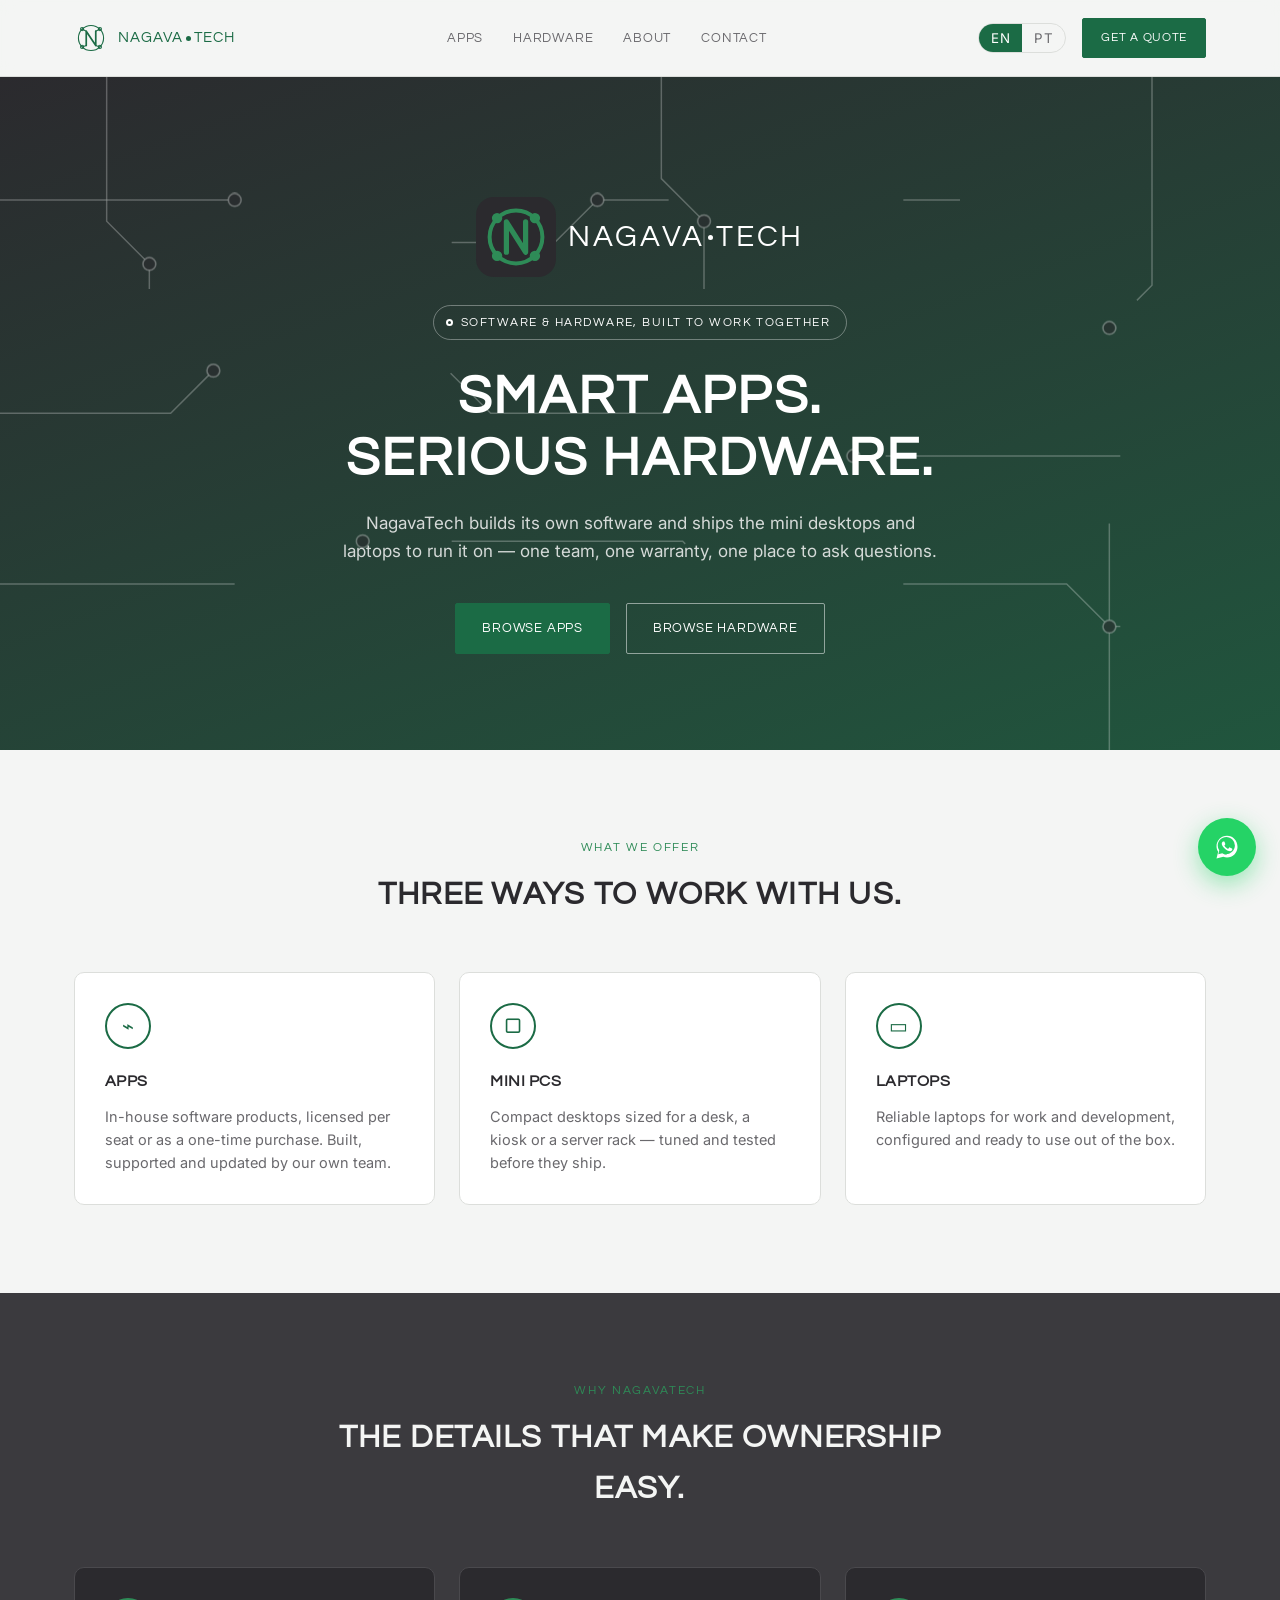
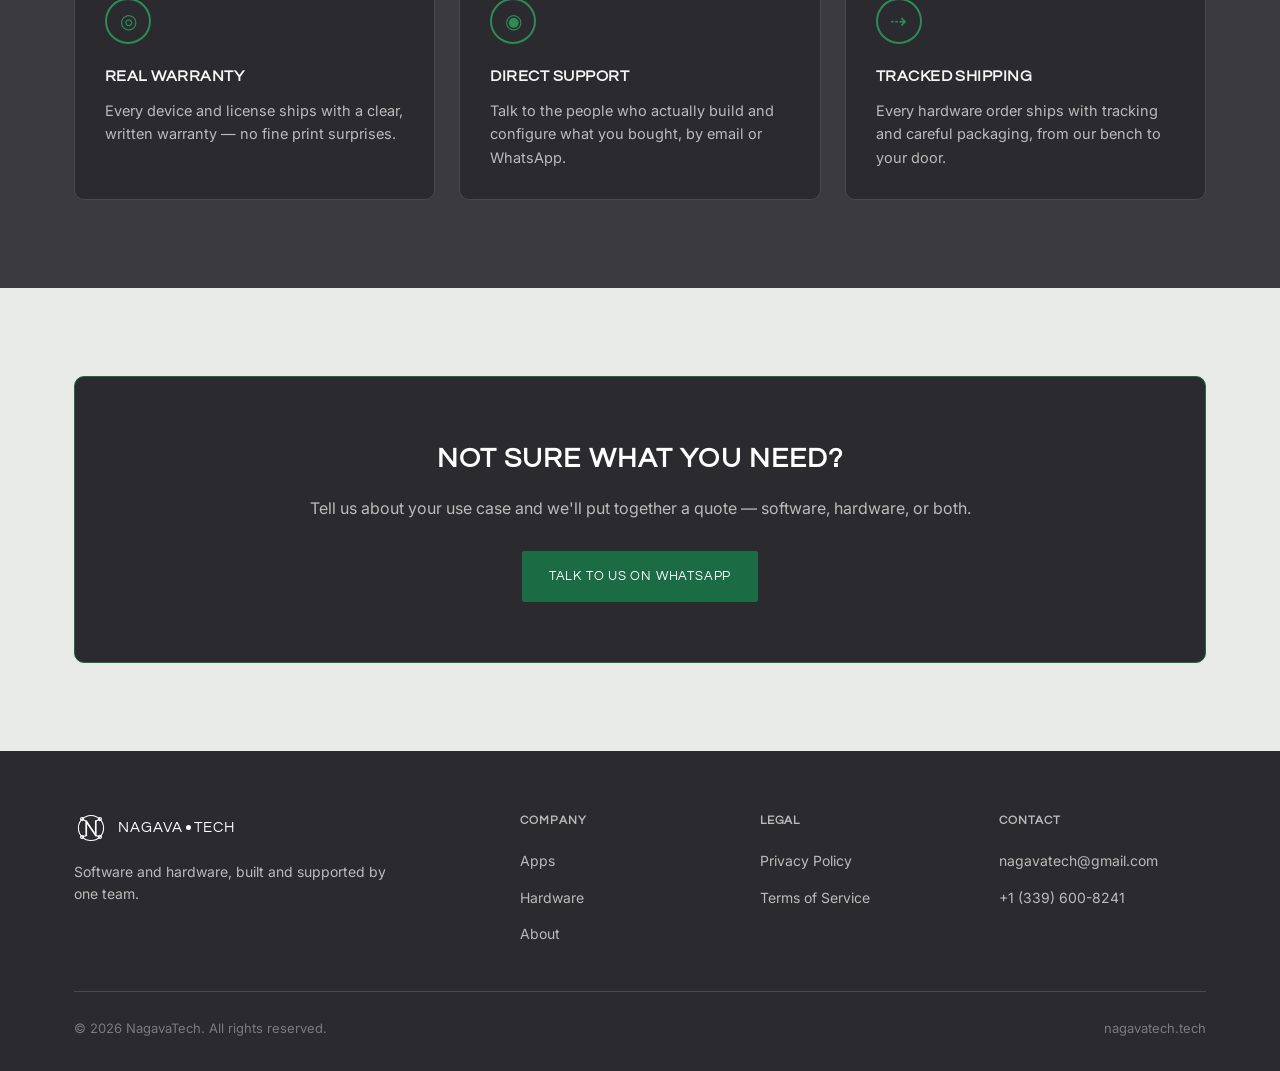
<file: index.html>
<!DOCTYPE html>
<html lang="en">
<head>
<meta charset="UTF-8">
<meta name="viewport" content="width=device-width, initial-scale=1.0">
<title>NagavaTech — Apps &amp; Hardware</title>
<meta name="description" content="NagavaTech builds its own software and ships the mini desktops and laptops to run it on. Apps, mini PCs and laptops with real warranty and direct support.">
<link rel="canonical" href="https://nagavatech.tech/">
<meta property="og:type" content="website">
<meta property="og:site_name" content="NagavaTech">
<meta property="og:title" content="NagavaTech — Apps & Hardware">
<meta property="og:description" content="Smart apps and serious hardware, built and supported by one team.">
<meta property="og:url" content="https://nagavatech.tech/">
<meta property="og:image" content="https://nagavatech.tech/assets/img/og-image.png">
<meta property="og:image:width" content="1200">
<meta property="og:image:height" content="630">
<meta name="twitter:card" content="summary_large_image">
<meta name="twitter:image" content="https://nagavatech.tech/assets/img/og-image.png">
<link rel="icon" type="image/svg+xml" href="/assets/img/favicon.svg">
<link rel="icon" type="image/png" sizes="32x32" href="/assets/img/favicon-32.png">
<link rel="icon" type="image/png" sizes="16x16" href="/assets/img/favicon-16.png">
<link rel="apple-touch-icon" sizes="180x180" href="/assets/img/apple-touch-icon.png">
<link rel="preconnect" href="https://fonts.googleapis.com">
<link rel="preconnect" href="https://fonts.gstatic.com" crossorigin>
<link href="https://fonts.googleapis.com/css2?family=Questrial&family=Inter:wght@400;500;600;700&display=swap" rel="stylesheet">
<link rel="stylesheet" href="/css/style.css">
<script type="application/ld+json">
{
  "@context": "https://schema.org",
  "@type": "Organization",
  "name": "NagavaTech",
  "url": "https://nagavatech.tech",
  "logo": "https://nagavatech.tech/assets/img/logo.svg",
  "email": "nagavatech@gmail.com",
  "sameAs": []
}
</script>
</head>
<body>

<header class="site-header">
  <div class="container">
    <a href="/" class="logo">
      <svg class="logo-mark" viewBox="0 0 100 100" fill="none" stroke="currentColor" stroke-linecap="round" stroke-linejoin="round" aria-hidden="true">
        <circle cx="50" cy="50" r="37" stroke-width="3.2"/>
        <circle cx="76.16" cy="23.84" r="4.6" stroke-width="3.2"/>
        <circle cx="76.16" cy="76.16" r="4.6" stroke-width="3.2"/>
        <circle cx="23.84" cy="76.16" r="4.6" stroke-width="3.2"/>
        <circle cx="23.84" cy="23.84" r="4.6" stroke-width="3.2"/>
        <path d="M36,72 L36,30 L64,72 L64,30" stroke-width="5"/>
        <path d="M36,30 L23.84,23.84 M64,30 L76.16,23.84 M36,72 L23.84,76.16 M64,72 L76.16,76.16" stroke-width="3.2"/>
      </svg>
      <span class="logo-text">NAGAVA<span class="logo-dot"></span>TECH</span>
    </a>
    <nav class="nav-links">
      <a href="/apps.html" data-i18n="nav.apps">Apps</a>
      <a href="/hardware.html" data-i18n="nav.hardware">Hardware</a>
      <a href="/about.html" data-i18n="nav.about">About</a>
      <a href="/contact.html" data-i18n="nav.contact">Contact</a>
    </nav>
    <div class="nav-actions">
      <div class="lang-toggle">
        <button type="button" data-lang="en" class="active">EN</button>
        <button type="button" data-lang="pt">PT</button>
      </div>
      <a href="/contact.html" class="btn btn-primary btn-sm" data-i18n="nav.cta">Get a quote</a>
      <button class="nav-toggle" type="button" aria-label="Menu">☰</button>
    </div>
  </div>
</header>

<main>

  <section class="hero">
    <svg class="circuit-bg" viewBox="0 0 1200 640" preserveAspectRatio="xMidYMid slice" aria-hidden="true">
      <g class="trace" stroke="rgba(244,245,244,0.5)">
        <path d="M0,120 H220 L260,160 H520 L560,120 H900" style="animation-delay:.1s"/>
        <path d="M0,320 H160 L200,280 H420 L460,320 H760 L800,360 H1200" style="animation-delay:.3s"/>
        <path d="M0,480 H300 L340,440 H640 L680,480 H1000 L1040,520 H1200" style="animation-delay:.5s"/>
        <path d="M100,0 V140 L140,180 V420" style="animation-delay:.2s"/>
        <path d="M1080,0 V200 L1040,240 V640" style="animation-delay:.4s"/>
        <path d="M620,0 V100 L660,140 V260" style="animation-delay:.6s"/>
      </g>
      <g class="node" fill="#2b2a2e">
        <circle cx="220" cy="120" r="6" style="animation-delay:.9s"/>
        <circle cx="560" cy="120" r="6" style="animation-delay:1.1s"/>
        <circle cx="200" cy="280" r="6" style="animation-delay:1.2s"/>
        <circle cx="800" cy="360" r="6" style="animation-delay:1.3s"/>
        <circle cx="340" cy="440" r="6" style="animation-delay:1.4s"/>
        <circle cx="1040" cy="520" r="6" style="animation-delay:1.5s"/>
        <circle cx="140" cy="180" r="6" style="animation-delay:1s"/>
        <circle cx="1040" cy="240" r="6" style="animation-delay:1.2s"/>
        <circle cx="660" cy="140" r="6" style="animation-delay:1.3s"/>
      </g>
    </svg>
    <div class="container hero-inner">
      <div class="hero-brand">
        <img src="/assets/img/favicon.svg" alt="" class="hero-badge" width="80" height="80">
        <span class="logo-text">NAGAVA<span class="logo-dot"></span>TECH</span>
      </div>
      <span class="eyebrow"><span class="node-dot"></span> <span data-i18n="home.eyebrow">Software &amp; Hardware, built to work together</span></span>
      <h1><span data-i18n="home.title.1">Smart apps.</span><br><span data-i18n="home.title.2">Serious hardware.</span></h1>
      <p class="lead" data-i18n="home.lead">NagavaTech builds its own software and ships the mini desktops and laptops to run it on — one team, one warranty, one place to ask questions.</p>
      <div class="hero-actions">
        <a href="/apps.html" class="btn btn-primary" data-i18n="home.cta.primary">Browse apps</a>
        <a href="/hardware.html" class="btn btn-outline" data-i18n="home.cta.secondary">Browse hardware</a>
      </div>
    </div>
  </section>

  <section class="on-light">
    <div class="container">
      <div class="section-head">
        <span class="eyebrow-sm" data-i18n="home.highlights.title">What we offer</span>
        <h2 data-i18n="home.highlights.subtitle">Three ways to work with us.</h2>
      </div>
      <div class="grid-3">
        <div class="card fade-up">
          <div class="icon">⌁</div>
          <h3 data-i18n="home.highlights.apps.title">Apps</h3>
          <p data-i18n="home.highlights.apps.desc">In-house software products, licensed per seat or as a one-time purchase. Built, supported and updated by our own team.</p>
        </div>
        <div class="card fade-up">
          <div class="icon">▢</div>
          <h3 data-i18n="home.highlights.minipc.title">Mini PCs</h3>
          <p data-i18n="home.highlights.minipc.desc">Compact desktops sized for a desk, a kiosk or a server rack — tuned and tested before they ship.</p>
        </div>
        <div class="card fade-up">
          <div class="icon">▭</div>
          <h3 data-i18n="home.highlights.laptop.title">Laptops</h3>
          <p data-i18n="home.highlights.laptop.desc">Reliable laptops for work and development, configured and ready to use out of the box.</p>
        </div>
      </div>
    </div>
  </section>

  <section class="on-dark">
    <div class="container">
      <div class="section-head">
        <span class="eyebrow-sm" data-i18n="home.diffs.title">Why NagavaTech</span>
        <h2 data-i18n="home.diffs.subtitle">The details that make ownership easy.</h2>
      </div>
      <div class="grid-3">
        <div class="card fade-up">
          <div class="icon">◎</div>
          <h3 data-i18n="home.diffs.warranty.title">Real warranty</h3>
          <p data-i18n="home.diffs.warranty.desc">Every device and license ships with a clear, written warranty — no fine print surprises.</p>
        </div>
        <div class="card fade-up">
          <div class="icon">◉</div>
          <h3 data-i18n="home.diffs.support.title">Direct support</h3>
          <p data-i18n="home.diffs.support.desc">Talk to the people who actually build and configure what you bought, by email or WhatsApp.</p>
        </div>
        <div class="card fade-up">
          <div class="icon">⇢</div>
          <h3 data-i18n="home.diffs.shipping.title">Tracked shipping</h3>
          <p data-i18n="home.diffs.shipping.desc">Every hardware order ships with tracking and careful packaging, from our bench to your door.</p>
        </div>
      </div>
    </div>
  </section>

  <section class="on-light" data-flag-section="testimonials">
    <div class="container">
      <div class="section-head">
        <h2 data-i18n="home.testimonials.title">What customers say</h2>
      </div>
      <div class="grid-3">
        <div class="testimonial fade-up">
          <p data-i18n="home.testimonials.t1">"Set up our mini PC fleet in an afternoon — support answered every question on WhatsApp within minutes."</p>
          <div class="who">
            <span class="avatar"></span>
            <div>
              <div class="name" data-i18n="home.testimonials.n1">Marina Alves</div>
              <div class="role" data-i18n="home.testimonials.r1">Operations Lead</div>
            </div>
          </div>
        </div>
        <div class="testimonial fade-up">
          <p data-i18n="home.testimonials.t2">"The app does exactly what we needed, no bloat. Updates ship fast and they actually listen to feedback."</p>
          <div class="who">
            <span class="avatar"></span>
            <div>
              <div class="name" data-i18n="home.testimonials.n2">Diego Ferreira</div>
              <div class="role" data-i18n="home.testimonials.r2">Founder, small business</div>
            </div>
          </div>
        </div>
        <div class="testimonial fade-up">
          <p data-i18n="home.testimonials.t3">"Laptop arrived configured and ready. Straightforward buying process from quote to delivery."</p>
          <div class="who">
            <span class="avatar"></span>
            <div>
              <div class="name" data-i18n="home.testimonials.n3">Priya Shah</div>
              <div class="role" data-i18n="home.testimonials.r3">Freelance Developer</div>
            </div>
          </div>
        </div>
      </div>
    </div>
  </section>

  <section class="on-light-alt">
    <div class="container">
      <div class="cta-band">
        <h2 data-i18n="home.cta.band.title">Not sure what you need?</h2>
        <p data-i18n="home.cta.band.desc">Tell us about your use case and we'll put together a quote — software, hardware, or both.</p>
        <a href="https://wa.me/13396008241" class="btn btn-primary" data-i18n="home.cta.band.button" target="_blank" rel="noopener">Talk to us on WhatsApp</a>
      </div>
    </div>
  </section>

</main>

<footer class="site-footer">
  <div class="container">
    <div class="footer-grid">
      <div class="footer-brand">
        <a href="/" class="logo">
          <svg class="logo-mark" viewBox="0 0 100 100" fill="none" stroke="currentColor" stroke-linecap="round" stroke-linejoin="round" aria-hidden="true">
            <circle cx="50" cy="50" r="37" stroke-width="3.2"/>
            <circle cx="76.16" cy="23.84" r="4.6" stroke-width="3.2"/>
            <circle cx="76.16" cy="76.16" r="4.6" stroke-width="3.2"/>
            <circle cx="23.84" cy="76.16" r="4.6" stroke-width="3.2"/>
            <circle cx="23.84" cy="23.84" r="4.6" stroke-width="3.2"/>
            <path d="M36,72 L36,30 L64,72 L64,30" stroke-width="5"/>
            <path d="M36,30 L23.84,23.84 M64,30 L76.16,23.84 M36,72 L23.84,76.16 M64,72 L76.16,76.16" stroke-width="3.2"/>
          </svg>
          <span class="logo-text">NAGAVA<span class="logo-dot"></span>TECH</span>
        </a>
        <p data-i18n="footer.tagline">Software and hardware, built and supported by one team.</p>
      </div>
      <div>
        <h4 data-i18n="footer.company">Company</h4>
        <ul>
          <li><a href="/apps.html" data-i18n="nav.apps">Apps</a></li>
          <li><a href="/hardware.html" data-i18n="nav.hardware">Hardware</a></li>
          <li><a href="/about.html" data-i18n="nav.about">About</a></li>
        </ul>
      </div>
      <div>
        <h4 data-i18n="footer.legal">Legal</h4>
        <ul>
          <li><a href="/privacy.html" data-i18n="privacy.title">Privacy Policy</a></li>
          <li><a href="/terms.html" data-i18n="terms.title">Terms of Service</a></li>
        </ul>
      </div>
      <div>
        <h4 data-i18n="footer.contact">Contact</h4>
        <ul>
          <li><a href="mailto:nagavatech@gmail.com">nagavatech@gmail.com</a></li>
          <li><a href="https://wa.me/13396008241" target="_blank" rel="noopener">+1 (339) 600-8241</a></li>
        </ul>
      </div>
    </div>
    <div class="footer-bottom">
      <span>© <span data-year>2026</span> NagavaTech. <span data-i18n="footer.rights">All rights reserved.</span></span>
      <span>nagavatech.tech</span>
    </div>
  </div>
</footer>

<a class="wa-float" data-wa-float href="https://wa.me/13396008241" target="_blank" rel="noopener" aria-label="WhatsApp">
  <svg viewBox="0 0 32 32" fill="#fff"><path d="M16.01 3C9.38 3 4 8.38 4 15.01c0 2.38.7 4.59 1.9 6.45L4 29l7.73-1.86a11.9 11.9 0 0 0 4.28.8h.01c6.63 0 12-5.38 12-12.01C28 8.38 22.64 3 16.01 3zm0 21.8h-.01a9.8 9.8 0 0 1-4.99-1.37l-.36-.21-4.59 1.1 1.12-4.47-.24-.37a9.78 9.78 0 0 1-1.52-5.25c0-5.41 4.4-9.8 9.8-9.8 2.62 0 5.08 1.02 6.93 2.87a9.73 9.73 0 0 1 2.87 6.93c0 5.4-4.4 9.8-9.81 9.8zm5.38-7.34c-.29-.15-1.74-.86-2.01-.96-.27-.1-.47-.15-.67.15-.2.29-.77.96-.94 1.16-.17.2-.35.22-.64.07-.29-.15-1.23-.45-2.34-1.44-.86-.77-1.45-1.72-1.62-2.01-.17-.29-.02-.45.13-.6.13-.13.29-.35.44-.52.15-.17.2-.29.29-.49.1-.2.05-.37-.02-.52-.07-.15-.67-1.6-.91-2.2-.24-.58-.48-.5-.67-.51-.17-.01-.37-.01-.57-.01-.2 0-.52.07-.79.37-.27.29-1.04 1.02-1.04 2.47 0 1.46 1.07 2.87 1.22 3.07.15.2 2.1 3.2 5.08 4.49.71.31 1.26.49 1.69.63.71.23 1.36.2 1.87.12.57-.09 1.74-.71 1.99-1.4.24-.69.24-1.28.17-1.4-.07-.12-.26-.2-.55-.35z"/></svg>
</a>

<script src="/js/i18n.js"></script>
<script src="/js/config.js"></script>
<script src="/js/main.js"></script>
</body>
</html>
</file>
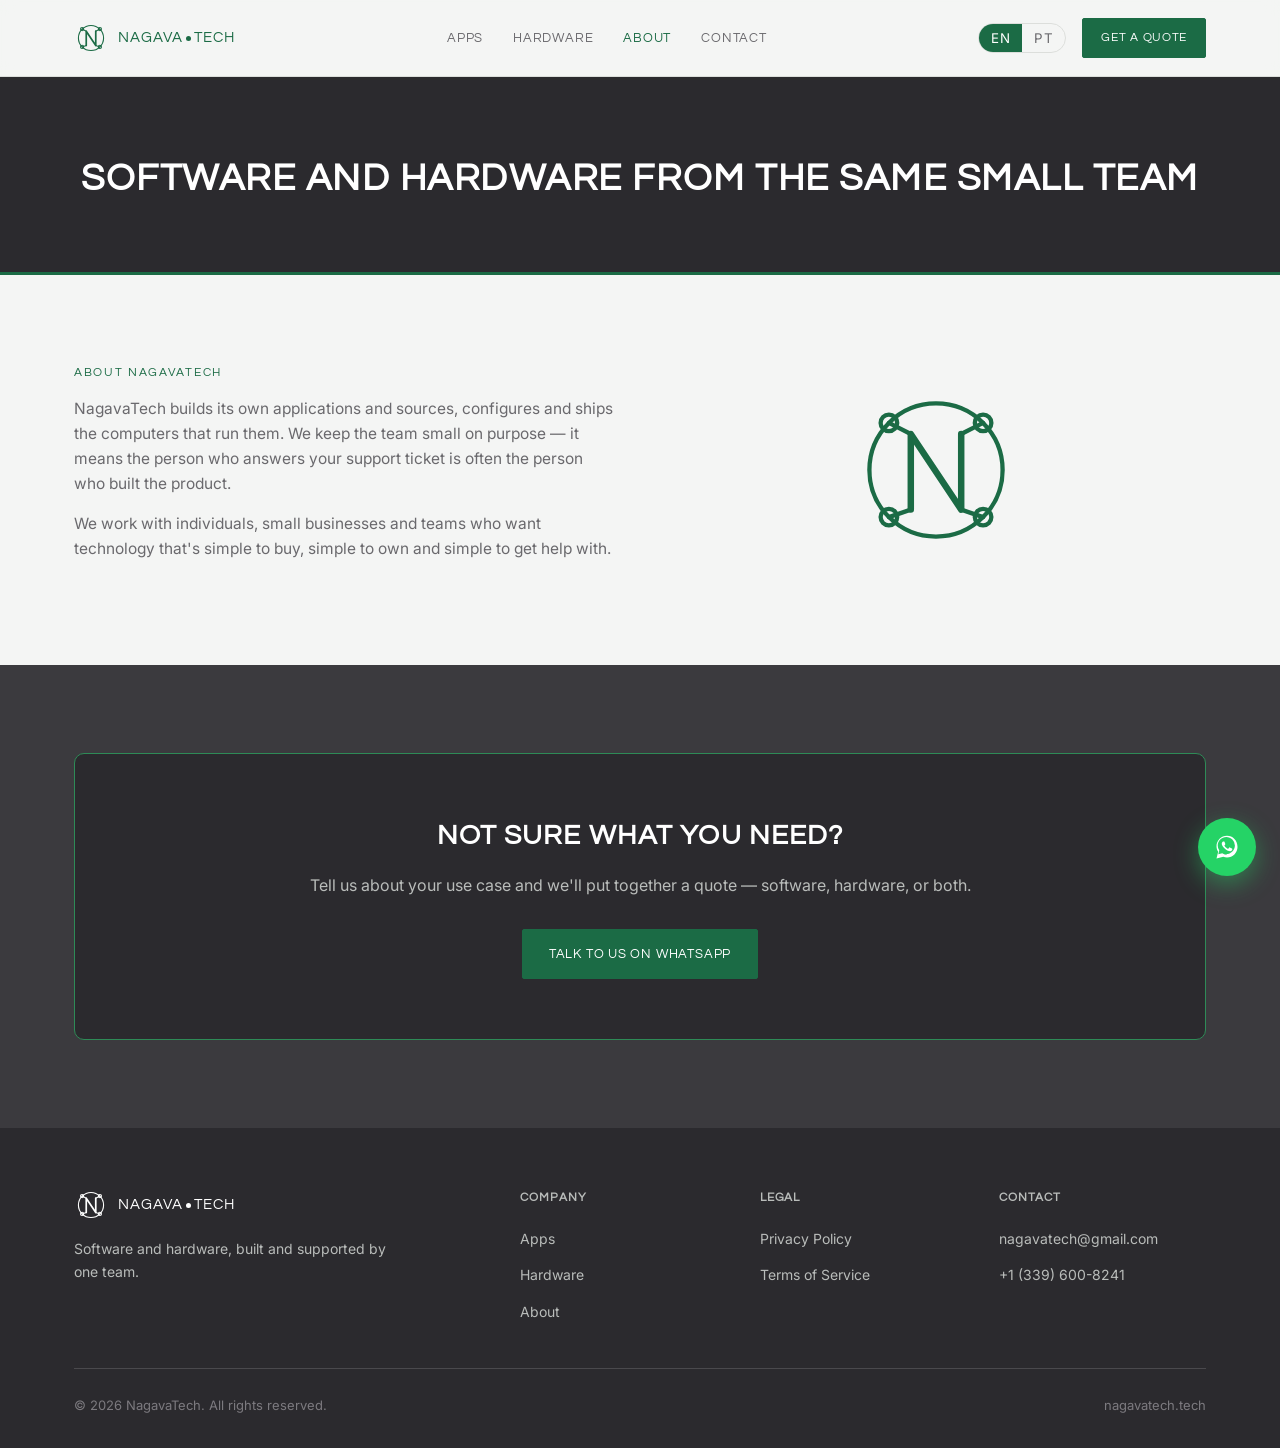
<file: about.html>
<!DOCTYPE html>
<html lang="en">
<head>
<meta charset="UTF-8">
<meta name="viewport" content="width=device-width, initial-scale=1.0">
<title>About — NagavaTech</title>
<meta name="description" content="NagavaTech builds its own applications and sources, configures and ships the computers that run them. Small team, direct support.">
<link rel="canonical" href="https://nagavatech.tech/about.html">
<meta property="og:type" content="website">
<meta property="og:site_name" content="NagavaTech">
<meta property="og:title" content="About — NagavaTech">
<meta property="og:description" content="Software and hardware from the same small team.">
<meta property="og:url" content="https://nagavatech.tech/about.html">
<meta property="og:image" content="https://nagavatech.tech/assets/img/og-image.png">
<meta property="og:image:width" content="1200">
<meta property="og:image:height" content="630">
<meta name="twitter:card" content="summary_large_image">
<meta name="twitter:image" content="https://nagavatech.tech/assets/img/og-image.png">
<link rel="icon" type="image/svg+xml" href="/assets/img/favicon.svg">
<link rel="icon" type="image/png" sizes="32x32" href="/assets/img/favicon-32.png">
<link rel="icon" type="image/png" sizes="16x16" href="/assets/img/favicon-16.png">
<link rel="apple-touch-icon" sizes="180x180" href="/assets/img/apple-touch-icon.png">
<link rel="preconnect" href="https://fonts.googleapis.com">
<link rel="preconnect" href="https://fonts.gstatic.com" crossorigin>
<link href="https://fonts.googleapis.com/css2?family=Questrial&family=Inter:wght@400;500;600;700&display=swap" rel="stylesheet">
<link rel="stylesheet" href="/css/style.css">
</head>
<body>

<header class="site-header">
  <div class="container">
    <a href="/" class="logo">
      <svg class="logo-mark" viewBox="0 0 100 100" fill="none" stroke="currentColor" stroke-linecap="round" stroke-linejoin="round" aria-hidden="true">
        <circle cx="50" cy="50" r="37" stroke-width="3.2"/>
        <circle cx="76.16" cy="23.84" r="4.6" stroke-width="3.2"/>
        <circle cx="76.16" cy="76.16" r="4.6" stroke-width="3.2"/>
        <circle cx="23.84" cy="76.16" r="4.6" stroke-width="3.2"/>
        <circle cx="23.84" cy="23.84" r="4.6" stroke-width="3.2"/>
        <path d="M36,72 L36,30 L64,72 L64,30" stroke-width="5"/>
        <path d="M36,30 L23.84,23.84 M64,30 L76.16,23.84 M36,72 L23.84,76.16 M64,72 L76.16,76.16" stroke-width="3.2"/>
      </svg>
      <span class="logo-text">NAGAVA<span class="logo-dot"></span>TECH</span>
    </a>
    <nav class="nav-links">
      <a href="/apps.html" data-i18n="nav.apps">Apps</a>
      <a href="/hardware.html" data-i18n="nav.hardware">Hardware</a>
      <a href="/about.html" data-i18n="nav.about">About</a>
      <a href="/contact.html" data-i18n="nav.contact">Contact</a>
    </nav>
    <div class="nav-actions">
      <div class="lang-toggle">
        <button type="button" data-lang="en" class="active">EN</button>
        <button type="button" data-lang="pt">PT</button>
      </div>
      <a href="/contact.html" class="btn btn-primary btn-sm" data-i18n="nav.cta">Get a quote</a>
      <button class="nav-toggle" type="button" aria-label="Menu">☰</button>
    </div>
  </div>
</header>

<main>
  <div class="page-header">
    <div class="container">
      <h1 data-i18n="about.title">Software and hardware from the same small team</h1>
    </div>
  </div>

  <section class="on-light">
    <div class="container">
      <div class="about-grid">
        <div>
          <span class="eyebrow-sm" style="display:block;font-family:var(--font-head);font-size:12px;letter-spacing:.14em;text-transform:uppercase;color:var(--pcb-green);margin-bottom:14px" data-i18n="about.eyebrow">About NagavaTech</span>
          <p data-i18n="about.p1" style="font-family:var(--font-body);color:var(--text-on-light-dim);font-size:15.5px">NagavaTech builds its own applications and sources, configures and ships the computers that run them. We keep the team small on purpose — it means the person who answers your support ticket is often the person who built the product.</p>
          <p data-i18n="about.p2" style="font-family:var(--font-body);color:var(--text-on-light-dim);font-size:15.5px">We work with individuals, small businesses and teams who want technology that's simple to buy, simple to own and simple to get help with.</p>
          <div class="stat-row" data-flag-section="stats">
            <div class="stat"><b data-i18n="about.stat1.n">2+</b><span data-i18n="about.stat1.l">Years building</span></div>
            <div class="stat"><b data-i18n="about.stat2.n">100%</b><span data-i18n="about.stat2.l">In-house support</span></div>
            <div class="stat"><b data-i18n="about.stat3.n">24h</b><span data-i18n="about.stat3.l">Typical response time</span></div>
          </div>
        </div>
        <svg class="logo-mark-lg" viewBox="0 0 100 100" fill="none" stroke="currentColor" stroke-linecap="round" stroke-linejoin="round" aria-hidden="true">
          <circle cx="50" cy="50" r="37" stroke-width="2.4"/>
          <circle cx="76.16" cy="23.84" r="4.6" stroke-width="2.4"/>
          <circle cx="76.16" cy="76.16" r="4.6" stroke-width="2.4"/>
          <circle cx="23.84" cy="76.16" r="4.6" stroke-width="2.4"/>
          <circle cx="23.84" cy="23.84" r="4.6" stroke-width="2.4"/>
          <path d="M36,72 L36,30 L64,72 L64,30" stroke-width="3.6"/>
          <path d="M36,30 L23.84,23.84 M64,30 L76.16,23.84 M36,72 L23.84,76.16 M64,72 L76.16,76.16" stroke-width="2.4"/>
        </svg>
      </div>
    </div>
  </section>

  <section class="on-dark">
    <div class="container">
      <div class="cta-band" style="border-color:var(--pcb-green-light)">
        <h2 data-i18n="home.cta.band.title">Not sure what you need?</h2>
        <p data-i18n="home.cta.band.desc">Tell us about your use case and we'll put together a quote — software, hardware, or both.</p>
        <a href="https://wa.me/13396008241" class="btn btn-primary" data-i18n="home.cta.band.button" target="_blank" rel="noopener">Talk to us on WhatsApp</a>
      </div>
    </div>
  </section>
</main>

<footer class="site-footer">
  <div class="container">
    <div class="footer-grid">
      <div class="footer-brand">
        <a href="/" class="logo">
          <svg class="logo-mark" viewBox="0 0 100 100" fill="none" stroke="currentColor" stroke-linecap="round" stroke-linejoin="round" aria-hidden="true">
            <circle cx="50" cy="50" r="37" stroke-width="3.2"/>
            <circle cx="76.16" cy="23.84" r="4.6" stroke-width="3.2"/>
            <circle cx="76.16" cy="76.16" r="4.6" stroke-width="3.2"/>
            <circle cx="23.84" cy="76.16" r="4.6" stroke-width="3.2"/>
            <circle cx="23.84" cy="23.84" r="4.6" stroke-width="3.2"/>
            <path d="M36,72 L36,30 L64,72 L64,30" stroke-width="5"/>
            <path d="M36,30 L23.84,23.84 M64,30 L76.16,23.84 M36,72 L23.84,76.16 M64,72 L76.16,76.16" stroke-width="3.2"/>
          </svg>
          <span class="logo-text">NAGAVA<span class="logo-dot"></span>TECH</span>
        </a>
        <p data-i18n="footer.tagline">Software and hardware, built and supported by one team.</p>
      </div>
      <div>
        <h4 data-i18n="footer.company">Company</h4>
        <ul>
          <li><a href="/apps.html" data-i18n="nav.apps">Apps</a></li>
          <li><a href="/hardware.html" data-i18n="nav.hardware">Hardware</a></li>
          <li><a href="/about.html" data-i18n="nav.about">About</a></li>
        </ul>
      </div>
      <div>
        <h4 data-i18n="footer.legal">Legal</h4>
        <ul>
          <li><a href="/privacy.html" data-i18n="privacy.title">Privacy Policy</a></li>
          <li><a href="/terms.html" data-i18n="terms.title">Terms of Service</a></li>
        </ul>
      </div>
      <div>
        <h4 data-i18n="footer.contact">Contact</h4>
        <ul>
          <li><a href="mailto:nagavatech@gmail.com">nagavatech@gmail.com</a></li>
          <li><a href="https://wa.me/13396008241" target="_blank" rel="noopener">+1 (339) 600-8241</a></li>
        </ul>
      </div>
    </div>
    <div class="footer-bottom">
      <span>© <span data-year>2026</span> NagavaTech. <span data-i18n="footer.rights">All rights reserved.</span></span>
      <span>nagavatech.tech</span>
    </div>
  </div>
</footer>

<a class="wa-float" data-wa-float href="https://wa.me/13396008241" target="_blank" rel="noopener" aria-label="WhatsApp">
  <svg viewBox="0 0 32 32" fill="#fff"><path d="M16.01 3C9.38 3 4 8.38 4 15.01c0 2.38.7 4.59 1.9 6.45L4 29l7.73-1.86a11.9 11.9 0 0 0 4.28.8h.01c6.63 0 12-5.38 12-12.01C28 8.38 22.64 3 16.01 3zm0 21.8h-.01a9.8 9.8 0 0 1-4.99-1.37l-.36-.21-4.59 1.1 1.12-4.47-.24-.37a9.78 9.78 0 0 1-1.52-5.25c0-5.41 4.4-9.8 9.8-9.8 2.62 0 5.08 1.02 6.93 2.87a9.73 9.73 0 0 1 2.87 6.93c0 5.4-4.4 9.8-9.81 9.8zm5.38-7.34c-.29-.15-1.74-.86-2.01-.96-.27-.1-.47-.15-.67.15-.2.29-.77.96-.94 1.16-.17.2-.35.22-.64.07-.29-.15-1.23-.45-2.34-1.44-.86-.77-1.45-1.72-1.62-2.01-.17-.29-.02-.45.13-.6.13-.13.29-.35.44-.52.15-.17.2-.29.29-.49.1-.2.05-.37-.02-.52-.07-.15-.67-1.6-.91-2.2-.24-.58-.48-.5-.67-.51-.17-.01-.37-.01-.57-.01-.2 0-.52.07-.79.37-.27.29-1.04 1.02-1.04 2.47 0 1.46 1.07 2.87 1.22 3.07.15.2 2.1 3.2 5.08 4.49.71.31 1.26.49 1.69.63.71.23 1.36.2 1.87.12.57-.09 1.74-.71 1.99-1.4.24-.69.24-1.28.17-1.4-.07-.12-.26-.2-.55-.35z"/></svg>
</a>

<script src="/js/i18n.js"></script>
<script src="/js/config.js"></script>
<script src="/js/main.js"></script>
</body>
</html>
</file>
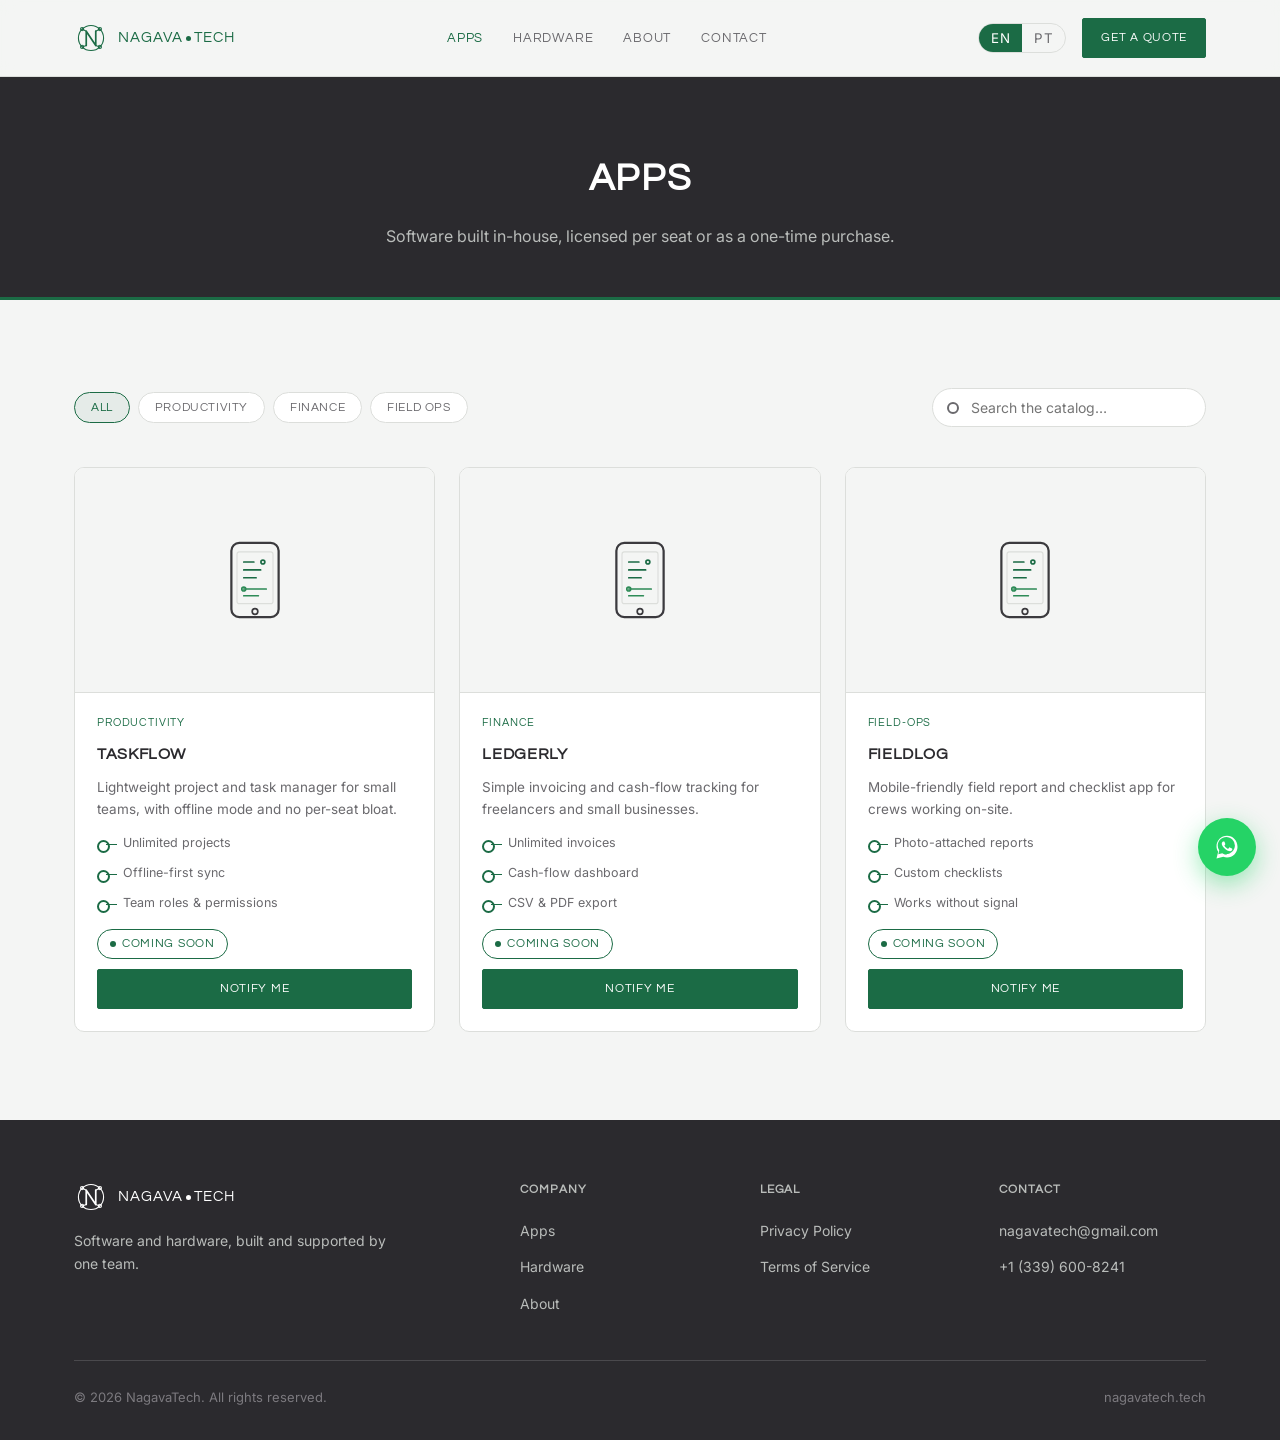
<file: apps.html>
<!DOCTYPE html>
<html lang="en">
<head>
<meta charset="UTF-8">
<meta name="viewport" content="width=device-width, initial-scale=1.0">
<title>Apps — NagavaTech</title>
<meta name="description" content="In-house software from NagavaTech: productivity, finance and field-ops apps, licensed per seat or as a one-time purchase.">
<link rel="canonical" href="https://nagavatech.tech/apps.html">
<meta property="og:type" content="website">
<meta property="og:site_name" content="NagavaTech">
<meta property="og:title" content="Apps — NagavaTech">
<meta property="og:description" content="In-house software from NagavaTech, licensed per seat or as a one-time purchase.">
<meta property="og:url" content="https://nagavatech.tech/apps.html">
<meta property="og:image" content="https://nagavatech.tech/assets/img/og-image.png">
<meta property="og:image:width" content="1200">
<meta property="og:image:height" content="630">
<meta name="twitter:card" content="summary_large_image">
<meta name="twitter:image" content="https://nagavatech.tech/assets/img/og-image.png">
<link rel="icon" type="image/svg+xml" href="/assets/img/favicon.svg">
<link rel="icon" type="image/png" sizes="32x32" href="/assets/img/favicon-32.png">
<link rel="icon" type="image/png" sizes="16x16" href="/assets/img/favicon-16.png">
<link rel="apple-touch-icon" sizes="180x180" href="/assets/img/apple-touch-icon.png">
<link rel="preconnect" href="https://fonts.googleapis.com">
<link rel="preconnect" href="https://fonts.gstatic.com" crossorigin>
<link href="https://fonts.googleapis.com/css2?family=Questrial&family=Inter:wght@400;500;600;700&display=swap" rel="stylesheet">
<link rel="stylesheet" href="/css/style.css">
<script type="application/ld+json">
{
  "@context": "https://schema.org",
  "@type": "ItemList",
  "itemListElement": []

}
</script>
</head>
<body>

<header class="site-header">
  <div class="container">
    <a href="/" class="logo">
      <svg class="logo-mark" viewBox="0 0 100 100" fill="none" stroke="currentColor" stroke-linecap="round" stroke-linejoin="round" aria-hidden="true">
        <circle cx="50" cy="50" r="37" stroke-width="3.2"/>
        <circle cx="76.16" cy="23.84" r="4.6" stroke-width="3.2"/>
        <circle cx="76.16" cy="76.16" r="4.6" stroke-width="3.2"/>
        <circle cx="23.84" cy="76.16" r="4.6" stroke-width="3.2"/>
        <circle cx="23.84" cy="23.84" r="4.6" stroke-width="3.2"/>
        <path d="M36,72 L36,30 L64,72 L64,30" stroke-width="5"/>
        <path d="M36,30 L23.84,23.84 M64,30 L76.16,23.84 M36,72 L23.84,76.16 M64,72 L76.16,76.16" stroke-width="3.2"/>
      </svg>
      <span class="logo-text">NAGAVA<span class="logo-dot"></span>TECH</span>
    </a>
    <nav class="nav-links">
      <a href="/apps.html" data-i18n="nav.apps">Apps</a>
      <a href="/hardware.html" data-i18n="nav.hardware">Hardware</a>
      <a href="/about.html" data-i18n="nav.about">About</a>
      <a href="/contact.html" data-i18n="nav.contact">Contact</a>
    </nav>
    <div class="nav-actions">
      <div class="lang-toggle">
        <button type="button" data-lang="en" class="active">EN</button>
        <button type="button" data-lang="pt">PT</button>
      </div>
      <a href="/contact.html" class="btn btn-primary btn-sm" data-i18n="nav.cta">Get a quote</a>
      <button class="nav-toggle" type="button" aria-label="Menu">☰</button>
    </div>
  </div>
</header>

<main>
  <div class="page-header">
    <div class="container">
      <h1 data-i18n="catalog.apps.title">Apps</h1>
      <p data-i18n="catalog.apps.subtitle">Software built in-house, licensed per seat or as a one-time purchase.</p>
    </div>
  </div>

  <section class="on-light">
    <div class="container">
      <div class="catalog-toolbar" data-catalog-toolbar>
        <div class="catalog-filters"></div>
        <div class="search-box">
          <input type="search" data-catalog-search data-i18n-placeholder="catalog.search.placeholder" placeholder="Search the catalog…">
        </div>
      </div>
      <div class="product-grid" data-catalog="apps"></div>
      <p class="empty-state" data-catalog-empty style="display:none" data-i18n="catalog.empty">No products match your search.</p>
    </div>
  </section>
</main>

<footer class="site-footer">
  <div class="container">
    <div class="footer-grid">
      <div class="footer-brand">
        <a href="/" class="logo">
          <svg class="logo-mark" viewBox="0 0 100 100" fill="none" stroke="currentColor" stroke-linecap="round" stroke-linejoin="round" aria-hidden="true">
            <circle cx="50" cy="50" r="37" stroke-width="3.2"/>
            <circle cx="76.16" cy="23.84" r="4.6" stroke-width="3.2"/>
            <circle cx="76.16" cy="76.16" r="4.6" stroke-width="3.2"/>
            <circle cx="23.84" cy="76.16" r="4.6" stroke-width="3.2"/>
            <circle cx="23.84" cy="23.84" r="4.6" stroke-width="3.2"/>
            <path d="M36,72 L36,30 L64,72 L64,30" stroke-width="5"/>
            <path d="M36,30 L23.84,23.84 M64,30 L76.16,23.84 M36,72 L23.84,76.16 M64,72 L76.16,76.16" stroke-width="3.2"/>
          </svg>
          <span class="logo-text">NAGAVA<span class="logo-dot"></span>TECH</span>
        </a>
        <p data-i18n="footer.tagline">Software and hardware, built and supported by one team.</p>
      </div>
      <div>
        <h4 data-i18n="footer.company">Company</h4>
        <ul>
          <li><a href="/apps.html" data-i18n="nav.apps">Apps</a></li>
          <li><a href="/hardware.html" data-i18n="nav.hardware">Hardware</a></li>
          <li><a href="/about.html" data-i18n="nav.about">About</a></li>
        </ul>
      </div>
      <div>
        <h4 data-i18n="footer.legal">Legal</h4>
        <ul>
          <li><a href="/privacy.html" data-i18n="privacy.title">Privacy Policy</a></li>
          <li><a href="/terms.html" data-i18n="terms.title">Terms of Service</a></li>
        </ul>
      </div>
      <div>
        <h4 data-i18n="footer.contact">Contact</h4>
        <ul>
          <li><a href="mailto:nagavatech@gmail.com">nagavatech@gmail.com</a></li>
          <li><a href="https://wa.me/13396008241" target="_blank" rel="noopener">+1 (339) 600-8241</a></li>
        </ul>
      </div>
    </div>
    <div class="footer-bottom">
      <span>© <span data-year>2026</span> NagavaTech. <span data-i18n="footer.rights">All rights reserved.</span></span>
      <span>nagavatech.tech</span>
    </div>
  </div>
</footer>

<a class="wa-float" data-wa-float href="https://wa.me/13396008241" target="_blank" rel="noopener" aria-label="WhatsApp">
  <svg viewBox="0 0 32 32" fill="#fff"><path d="M16.01 3C9.38 3 4 8.38 4 15.01c0 2.38.7 4.59 1.9 6.45L4 29l7.73-1.86a11.9 11.9 0 0 0 4.28.8h.01c6.63 0 12-5.38 12-12.01C28 8.38 22.64 3 16.01 3zm0 21.8h-.01a9.8 9.8 0 0 1-4.99-1.37l-.36-.21-4.59 1.1 1.12-4.47-.24-.37a9.78 9.78 0 0 1-1.52-5.25c0-5.41 4.4-9.8 9.8-9.8 2.62 0 5.08 1.02 6.93 2.87a9.73 9.73 0 0 1 2.87 6.93c0 5.4-4.4 9.8-9.81 9.8zm5.38-7.34c-.29-.15-1.74-.86-2.01-.96-.27-.1-.47-.15-.67.15-.2.29-.77.96-.94 1.16-.17.2-.35.22-.64.07-.29-.15-1.23-.45-2.34-1.44-.86-.77-1.45-1.72-1.62-2.01-.17-.29-.02-.45.13-.6.13-.13.29-.35.44-.52.15-.17.2-.29.29-.49.1-.2.05-.37-.02-.52-.07-.15-.67-1.6-.91-2.2-.24-.58-.48-.5-.67-.51-.17-.01-.37-.01-.57-.01-.2 0-.52.07-.79.37-.27.29-1.04 1.02-1.04 2.47 0 1.46 1.07 2.87 1.22 3.07.15.2 2.1 3.2 5.08 4.49.71.31 1.26.49 1.69.63.71.23 1.36.2 1.87.12.57-.09 1.74-.71 1.99-1.4.24-.69.24-1.28.17-1.4-.07-.12-.26-.2-.55-.35z"/></svg>
</a>

<script src="/js/i18n.js"></script>
<script src="/js/config.js"></script>
<script src="/js/main.js"></script>
</body>
</html>
</file>
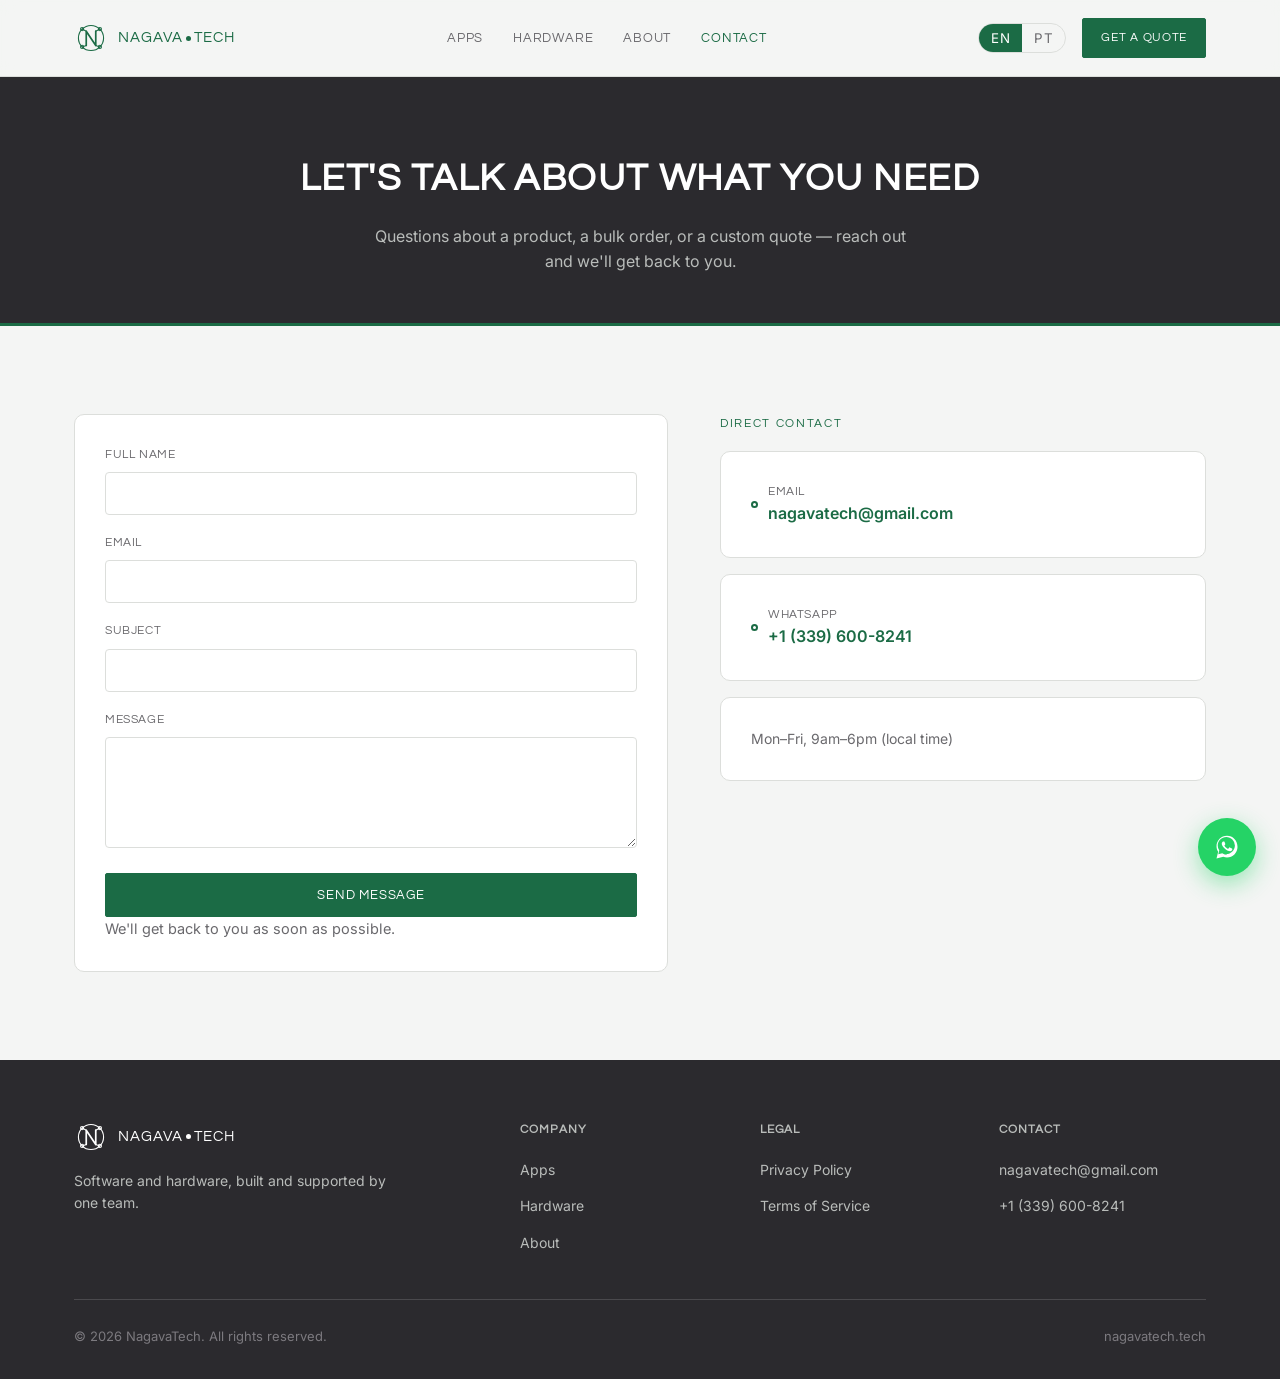
<file: contact.html>
<!DOCTYPE html>
<html lang="en">
<head>
<meta charset="UTF-8">
<meta name="viewport" content="width=device-width, initial-scale=1.0">
<title>Contact — NagavaTech</title>
<meta name="description" content="Get in touch with NagavaTech by email or WhatsApp — questions about a product, a bulk order, or a custom quote.">
<link rel="canonical" href="https://nagavatech.tech/contact.html">
<meta property="og:type" content="website">
<meta property="og:site_name" content="NagavaTech">
<meta property="og:title" content="Contact — NagavaTech">
<meta property="og:description" content="Let's talk about what you need.">
<meta property="og:url" content="https://nagavatech.tech/contact.html">
<meta property="og:image" content="https://nagavatech.tech/assets/img/og-image.png">
<meta property="og:image:width" content="1200">
<meta property="og:image:height" content="630">
<meta name="twitter:card" content="summary_large_image">
<meta name="twitter:image" content="https://nagavatech.tech/assets/img/og-image.png">
<link rel="icon" type="image/svg+xml" href="/assets/img/favicon.svg">
<link rel="icon" type="image/png" sizes="32x32" href="/assets/img/favicon-32.png">
<link rel="icon" type="image/png" sizes="16x16" href="/assets/img/favicon-16.png">
<link rel="apple-touch-icon" sizes="180x180" href="/assets/img/apple-touch-icon.png">
<link rel="preconnect" href="https://fonts.googleapis.com">
<link rel="preconnect" href="https://fonts.gstatic.com" crossorigin>
<link href="https://fonts.googleapis.com/css2?family=Questrial&family=Inter:wght@400;500;600;700&display=swap" rel="stylesheet">
<link rel="stylesheet" href="/css/style.css">
</head>
<body>

<header class="site-header">
  <div class="container">
    <a href="/" class="logo">
      <svg class="logo-mark" viewBox="0 0 100 100" fill="none" stroke="currentColor" stroke-linecap="round" stroke-linejoin="round" aria-hidden="true">
        <circle cx="50" cy="50" r="37" stroke-width="3.2"/>
        <circle cx="76.16" cy="23.84" r="4.6" stroke-width="3.2"/>
        <circle cx="76.16" cy="76.16" r="4.6" stroke-width="3.2"/>
        <circle cx="23.84" cy="76.16" r="4.6" stroke-width="3.2"/>
        <circle cx="23.84" cy="23.84" r="4.6" stroke-width="3.2"/>
        <path d="M36,72 L36,30 L64,72 L64,30" stroke-width="5"/>
        <path d="M36,30 L23.84,23.84 M64,30 L76.16,23.84 M36,72 L23.84,76.16 M64,72 L76.16,76.16" stroke-width="3.2"/>
      </svg>
      <span class="logo-text">NAGAVA<span class="logo-dot"></span>TECH</span>
    </a>
    <nav class="nav-links">
      <a href="/apps.html" data-i18n="nav.apps">Apps</a>
      <a href="/hardware.html" data-i18n="nav.hardware">Hardware</a>
      <a href="/about.html" data-i18n="nav.about">About</a>
      <a href="/contact.html" data-i18n="nav.contact">Contact</a>
    </nav>
    <div class="nav-actions">
      <div class="lang-toggle">
        <button type="button" data-lang="en" class="active">EN</button>
        <button type="button" data-lang="pt">PT</button>
      </div>
      <a href="/contact.html" class="btn btn-primary btn-sm" data-i18n="nav.cta">Get a quote</a>
      <button class="nav-toggle" type="button" aria-label="Menu">☰</button>
    </div>
  </div>
</header>

<main>
  <div class="page-header">
    <div class="container">
      <h1 data-i18n="contact.title">Let's talk about what you need</h1>
      <p data-i18n="contact.subtitle">Questions about a product, a bulk order, or a custom quote — reach out and we'll get back to you.</p>
    </div>
  </div>

  <section class="on-light">
    <div class="container">
      <div class="contact-grid">
        <div class="card">
          <form data-contact-form action="/contact.php" method="POST" novalidate>
            <div class="form-field honeypot-field" aria-hidden="true">
              <label for="company_website">Company website</label>
              <input type="text" id="company_website" name="company_website" tabindex="-1" autocomplete="off">
            </div>
            <div class="form-field">
              <label for="name" data-i18n="contact.form.name">Full name</label>
              <input type="text" id="name" name="name" required>
            </div>
            <div class="form-field">
              <label for="email" data-i18n="contact.form.email">Email</label>
              <input type="email" id="email" name="email" required>
            </div>
            <div class="form-field">
              <label for="subject" data-i18n="contact.form.subject">Subject</label>
              <input type="text" id="subject" name="subject">
            </div>
            <div class="form-field">
              <label for="message" data-i18n="contact.form.message">Message</label>
              <textarea id="message" name="message" rows="5" required></textarea>
            </div>
            <button type="submit" class="btn btn-primary btn-block" data-i18n="contact.form.submit">Send message</button>
            <p class="form-note" data-i18n="contact.form.note">This opens your email client with the message pre-filled, addressed to nagavatech@gmail.com.</p>
            <p class="form-status" data-form-status></p>
          </form>
        </div>

        <div class="contact-info">
          <span class="eyebrow-sm" style="display:block;font-family:var(--font-head);font-size:12px;letter-spacing:.14em;text-transform:uppercase;color:var(--pcb-green);margin-bottom:18px" data-i18n="contact.direct.title">Direct contact</span>
          <div class="card">
            <div class="contact-row"><span class="node-dot" style="color:var(--pcb-green)"></span>
              <div>
                <div style="font-family:var(--font-head);font-size:12px;letter-spacing:.05em;text-transform:uppercase;color:var(--text-on-light-dim)" data-i18n="contact.direct.email">Email</div>
                <a href="mailto:nagavatech@gmail.com">nagavatech@gmail.com</a>
              </div>
            </div>
          </div>
          <div class="card">
            <div class="contact-row"><span class="node-dot" style="color:var(--pcb-green)"></span>
              <div>
                <div style="font-family:var(--font-head);font-size:12px;letter-spacing:.05em;text-transform:uppercase;color:var(--text-on-light-dim)" data-i18n="contact.direct.whatsapp">WhatsApp</div>
                <a href="https://wa.me/13396008241" target="_blank" rel="noopener">+1 (339) 600-8241</a>
              </div>
            </div>
          </div>
          <div class="card">
            <p style="font-family:var(--font-body);color:var(--text-on-light-dim);font-size:14px;margin:0" data-i18n="contact.direct.hours">Mon–Fri, 9am–6pm (local time)</p>
          </div>
        </div>
      </div>
    </div>
  </section>
</main>

<footer class="site-footer">
  <div class="container">
    <div class="footer-grid">
      <div class="footer-brand">
        <a href="/" class="logo">
          <svg class="logo-mark" viewBox="0 0 100 100" fill="none" stroke="currentColor" stroke-linecap="round" stroke-linejoin="round" aria-hidden="true">
            <circle cx="50" cy="50" r="37" stroke-width="3.2"/>
            <circle cx="76.16" cy="23.84" r="4.6" stroke-width="3.2"/>
            <circle cx="76.16" cy="76.16" r="4.6" stroke-width="3.2"/>
            <circle cx="23.84" cy="76.16" r="4.6" stroke-width="3.2"/>
            <circle cx="23.84" cy="23.84" r="4.6" stroke-width="3.2"/>
            <path d="M36,72 L36,30 L64,72 L64,30" stroke-width="5"/>
            <path d="M36,30 L23.84,23.84 M64,30 L76.16,23.84 M36,72 L23.84,76.16 M64,72 L76.16,76.16" stroke-width="3.2"/>
          </svg>
          <span class="logo-text">NAGAVA<span class="logo-dot"></span>TECH</span>
        </a>
        <p data-i18n="footer.tagline">Software and hardware, built and supported by one team.</p>
      </div>
      <div>
        <h4 data-i18n="footer.company">Company</h4>
        <ul>
          <li><a href="/apps.html" data-i18n="nav.apps">Apps</a></li>
          <li><a href="/hardware.html" data-i18n="nav.hardware">Hardware</a></li>
          <li><a href="/about.html" data-i18n="nav.about">About</a></li>
        </ul>
      </div>
      <div>
        <h4 data-i18n="footer.legal">Legal</h4>
        <ul>
          <li><a href="/privacy.html" data-i18n="privacy.title">Privacy Policy</a></li>
          <li><a href="/terms.html" data-i18n="terms.title">Terms of Service</a></li>
        </ul>
      </div>
      <div>
        <h4 data-i18n="footer.contact">Contact</h4>
        <ul>
          <li><a href="mailto:nagavatech@gmail.com">nagavatech@gmail.com</a></li>
          <li><a href="https://wa.me/13396008241" target="_blank" rel="noopener">+1 (339) 600-8241</a></li>
        </ul>
      </div>
    </div>
    <div class="footer-bottom">
      <span>© <span data-year>2026</span> NagavaTech. <span data-i18n="footer.rights">All rights reserved.</span></span>
      <span>nagavatech.tech</span>
    </div>
  </div>
</footer>

<a class="wa-float" data-wa-float href="https://wa.me/13396008241" target="_blank" rel="noopener" aria-label="WhatsApp">
  <svg viewBox="0 0 32 32" fill="#fff"><path d="M16.01 3C9.38 3 4 8.38 4 15.01c0 2.38.7 4.59 1.9 6.45L4 29l7.73-1.86a11.9 11.9 0 0 0 4.28.8h.01c6.63 0 12-5.38 12-12.01C28 8.38 22.64 3 16.01 3zm0 21.8h-.01a9.8 9.8 0 0 1-4.99-1.37l-.36-.21-4.59 1.1 1.12-4.47-.24-.37a9.78 9.78 0 0 1-1.52-5.25c0-5.41 4.4-9.8 9.8-9.8 2.62 0 5.08 1.02 6.93 2.87a9.73 9.73 0 0 1 2.87 6.93c0 5.4-4.4 9.8-9.81 9.8zm5.38-7.34c-.29-.15-1.74-.86-2.01-.96-.27-.1-.47-.15-.67.15-.2.29-.77.96-.94 1.16-.17.2-.35.22-.64.07-.29-.15-1.23-.45-2.34-1.44-.86-.77-1.45-1.72-1.62-2.01-.17-.29-.02-.45.13-.6.13-.13.29-.35.44-.52.15-.17.2-.29.29-.49.1-.2.05-.37-.02-.52-.07-.15-.67-1.6-.91-2.2-.24-.58-.48-.5-.67-.51-.17-.01-.37-.01-.57-.01-.2 0-.52.07-.79.37-.27.29-1.04 1.02-1.04 2.47 0 1.46 1.07 2.87 1.22 3.07.15.2 2.1 3.2 5.08 4.49.71.31 1.26.49 1.69.63.71.23 1.36.2 1.87.12.57-.09 1.74-.71 1.99-1.4.24-.69.24-1.28.17-1.4-.07-.12-.26-.2-.55-.35z"/></svg>
</a>

<script src="/js/i18n.js"></script>
<script src="/js/config.js"></script>
<script src="/js/main.js"></script>
</body>
</html>
</file>
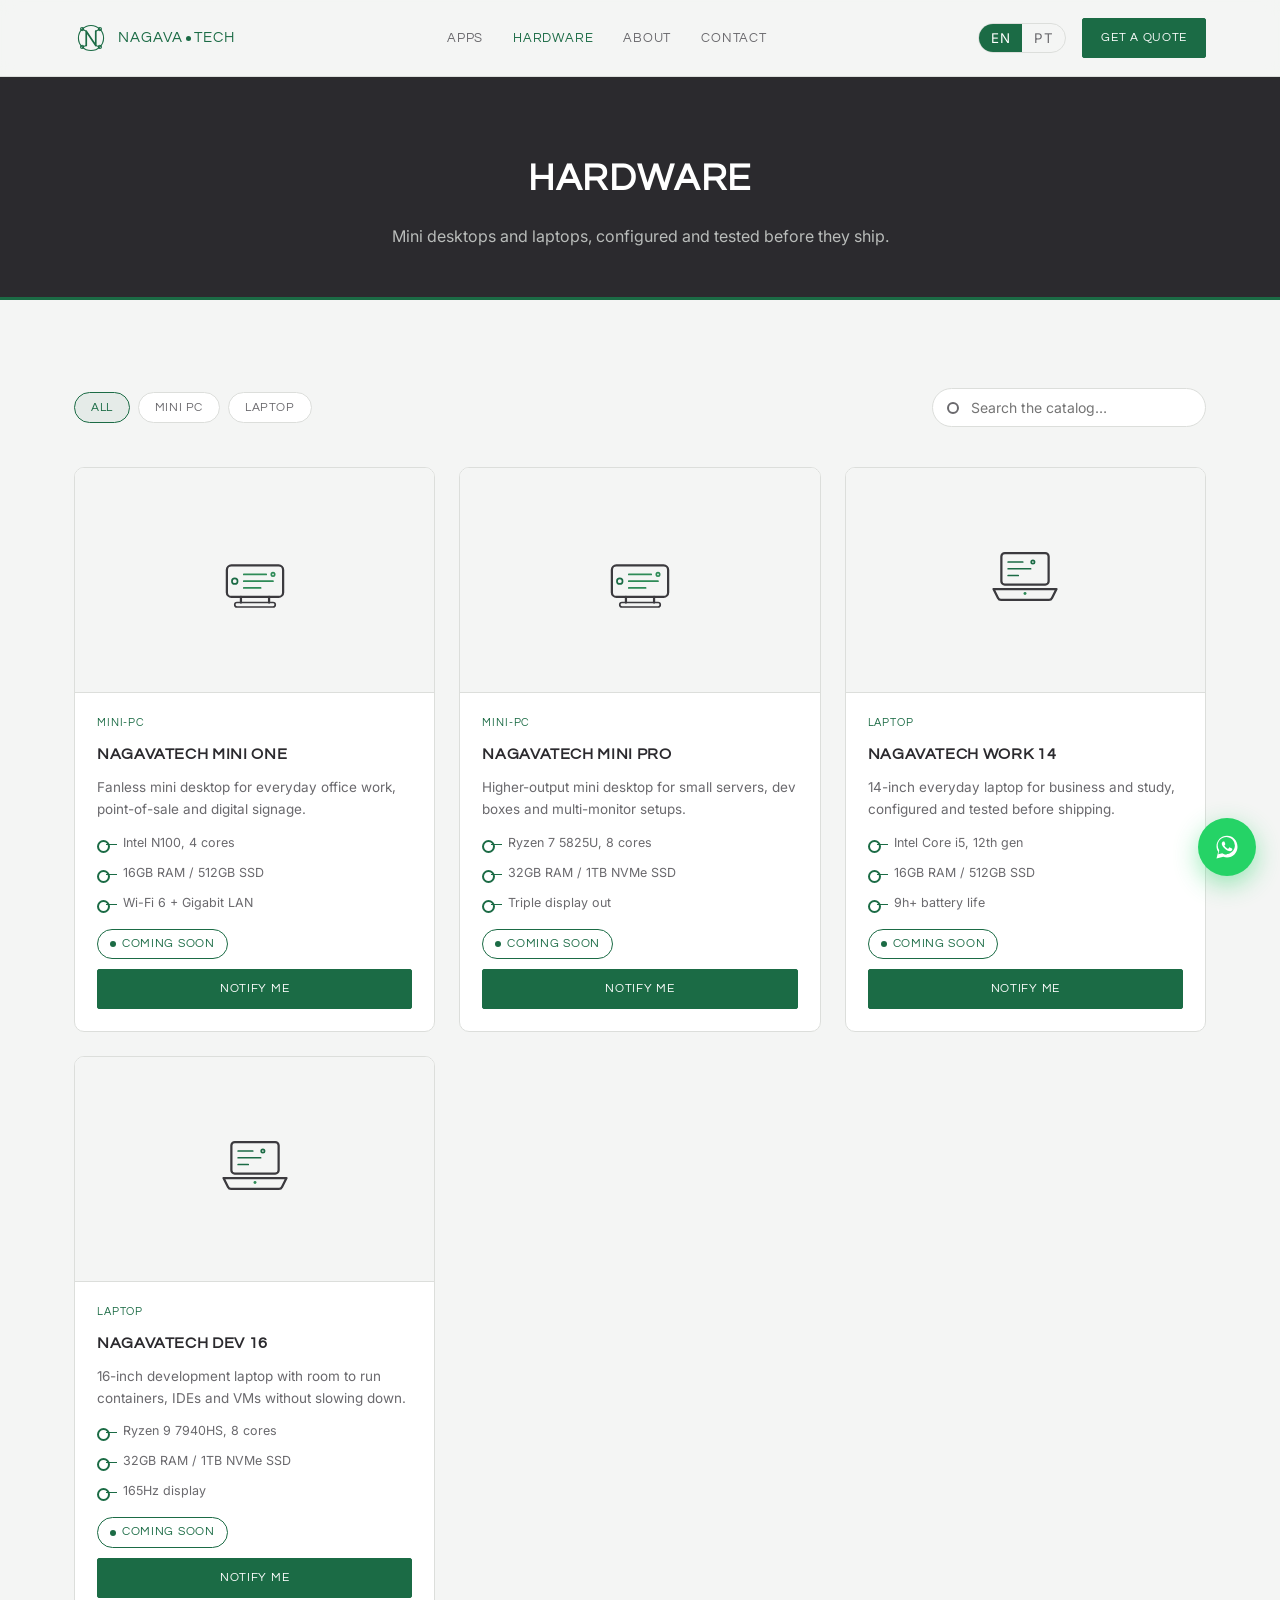
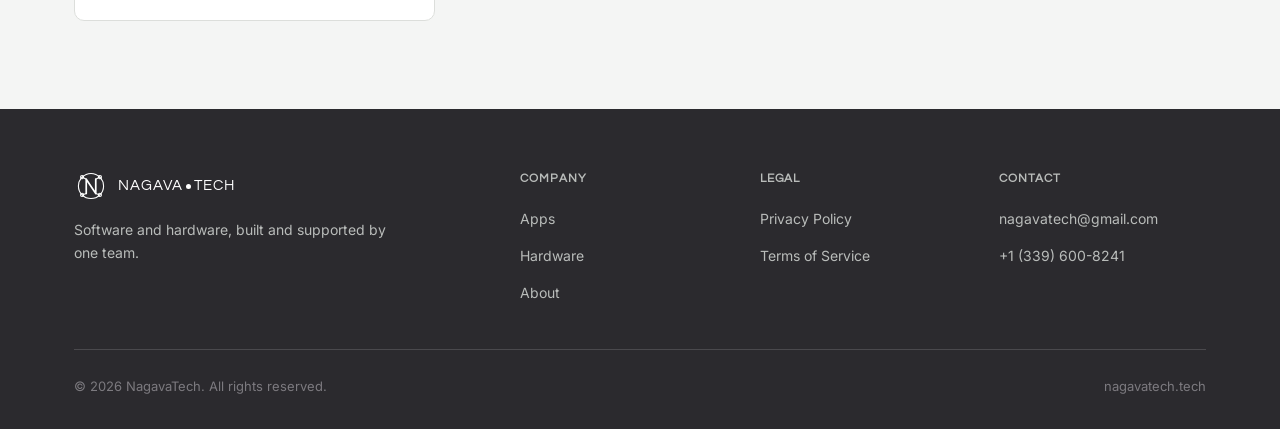
<file: hardware.html>
<!DOCTYPE html>
<html lang="en">
<head>
<meta charset="UTF-8">
<meta name="viewport" content="width=device-width, initial-scale=1.0">
<title>Hardware — NagavaTech</title>
<meta name="description" content="Mini desktops and laptops from NagavaTech, configured and tested before they ship.">
<link rel="canonical" href="https://nagavatech.tech/hardware.html">
<meta property="og:type" content="website">
<meta property="og:site_name" content="NagavaTech">
<meta property="og:title" content="Hardware — NagavaTech">
<meta property="og:description" content="Mini desktops and laptops from NagavaTech, configured and tested before they ship.">
<meta property="og:url" content="https://nagavatech.tech/hardware.html">
<meta property="og:image" content="https://nagavatech.tech/assets/img/og-image.png">
<meta property="og:image:width" content="1200">
<meta property="og:image:height" content="630">
<meta name="twitter:card" content="summary_large_image">
<meta name="twitter:image" content="https://nagavatech.tech/assets/img/og-image.png">
<link rel="icon" type="image/svg+xml" href="/assets/img/favicon.svg">
<link rel="icon" type="image/png" sizes="32x32" href="/assets/img/favicon-32.png">
<link rel="icon" type="image/png" sizes="16x16" href="/assets/img/favicon-16.png">
<link rel="apple-touch-icon" sizes="180x180" href="/assets/img/apple-touch-icon.png">
<link rel="preconnect" href="https://fonts.googleapis.com">
<link rel="preconnect" href="https://fonts.gstatic.com" crossorigin>
<link href="https://fonts.googleapis.com/css2?family=Questrial&family=Inter:wght@400;500;600;700&display=swap" rel="stylesheet">
<link rel="stylesheet" href="/css/style.css">
<script type="application/ld+json">
{
  "@context": "https://schema.org",
  "@type": "ItemList",
  "itemListElement": []
}
</script>
</head>
<body>

<header class="site-header">
  <div class="container">
    <a href="/" class="logo">
      <svg class="logo-mark" viewBox="0 0 100 100" fill="none" stroke="currentColor" stroke-linecap="round" stroke-linejoin="round" aria-hidden="true">
        <circle cx="50" cy="50" r="37" stroke-width="3.2"/>
        <circle cx="76.16" cy="23.84" r="4.6" stroke-width="3.2"/>
        <circle cx="76.16" cy="76.16" r="4.6" stroke-width="3.2"/>
        <circle cx="23.84" cy="76.16" r="4.6" stroke-width="3.2"/>
        <circle cx="23.84" cy="23.84" r="4.6" stroke-width="3.2"/>
        <path d="M36,72 L36,30 L64,72 L64,30" stroke-width="5"/>
        <path d="M36,30 L23.84,23.84 M64,30 L76.16,23.84 M36,72 L23.84,76.16 M64,72 L76.16,76.16" stroke-width="3.2"/>
      </svg>
      <span class="logo-text">NAGAVA<span class="logo-dot"></span>TECH</span>
    </a>
    <nav class="nav-links">
      <a href="/apps.html" data-i18n="nav.apps">Apps</a>
      <a href="/hardware.html" data-i18n="nav.hardware">Hardware</a>
      <a href="/about.html" data-i18n="nav.about">About</a>
      <a href="/contact.html" data-i18n="nav.contact">Contact</a>
    </nav>
    <div class="nav-actions">
      <div class="lang-toggle">
        <button type="button" data-lang="en" class="active">EN</button>
        <button type="button" data-lang="pt">PT</button>
      </div>
      <a href="/contact.html" class="btn btn-primary btn-sm" data-i18n="nav.cta">Get a quote</a>
      <button class="nav-toggle" type="button" aria-label="Menu">☰</button>
    </div>
  </div>
</header>

<main>
  <div class="page-header">
    <div class="container">
      <h1 data-i18n="catalog.hardware.title">Hardware</h1>
      <p data-i18n="catalog.hardware.subtitle">Mini desktops and laptops, configured and tested before they ship.</p>
    </div>
  </div>

  <section class="on-light">
    <div class="container">
      <div class="catalog-toolbar" data-catalog-toolbar>
        <div class="catalog-filters"></div>
        <div class="search-box">
          <input type="search" data-catalog-search data-i18n-placeholder="catalog.search.placeholder" placeholder="Search the catalog…">
        </div>
      </div>
      <div class="product-grid" data-catalog="hardware"></div>
      <p class="empty-state" data-catalog-empty style="display:none" data-i18n="catalog.empty">No products match your search.</p>
    </div>
  </section>
</main>

<footer class="site-footer">
  <div class="container">
    <div class="footer-grid">
      <div class="footer-brand">
        <a href="/" class="logo">
          <svg class="logo-mark" viewBox="0 0 100 100" fill="none" stroke="currentColor" stroke-linecap="round" stroke-linejoin="round" aria-hidden="true">
            <circle cx="50" cy="50" r="37" stroke-width="3.2"/>
            <circle cx="76.16" cy="23.84" r="4.6" stroke-width="3.2"/>
            <circle cx="76.16" cy="76.16" r="4.6" stroke-width="3.2"/>
            <circle cx="23.84" cy="76.16" r="4.6" stroke-width="3.2"/>
            <circle cx="23.84" cy="23.84" r="4.6" stroke-width="3.2"/>
            <path d="M36,72 L36,30 L64,72 L64,30" stroke-width="5"/>
            <path d="M36,30 L23.84,23.84 M64,30 L76.16,23.84 M36,72 L23.84,76.16 M64,72 L76.16,76.16" stroke-width="3.2"/>
          </svg>
          <span class="logo-text">NAGAVA<span class="logo-dot"></span>TECH</span>
        </a>
        <p data-i18n="footer.tagline">Software and hardware, built and supported by one team.</p>
      </div>
      <div>
        <h4 data-i18n="footer.company">Company</h4>
        <ul>
          <li><a href="/apps.html" data-i18n="nav.apps">Apps</a></li>
          <li><a href="/hardware.html" data-i18n="nav.hardware">Hardware</a></li>
          <li><a href="/about.html" data-i18n="nav.about">About</a></li>
        </ul>
      </div>
      <div>
        <h4 data-i18n="footer.legal">Legal</h4>
        <ul>
          <li><a href="/privacy.html" data-i18n="privacy.title">Privacy Policy</a></li>
          <li><a href="/terms.html" data-i18n="terms.title">Terms of Service</a></li>
        </ul>
      </div>
      <div>
        <h4 data-i18n="footer.contact">Contact</h4>
        <ul>
          <li><a href="mailto:nagavatech@gmail.com">nagavatech@gmail.com</a></li>
          <li><a href="https://wa.me/13396008241" target="_blank" rel="noopener">+1 (339) 600-8241</a></li>
        </ul>
      </div>
    </div>
    <div class="footer-bottom">
      <span>© <span data-year>2026</span> NagavaTech. <span data-i18n="footer.rights">All rights reserved.</span></span>
      <span>nagavatech.tech</span>
    </div>
  </div>
</footer>

<a class="wa-float" data-wa-float href="https://wa.me/13396008241" target="_blank" rel="noopener" aria-label="WhatsApp">
  <svg viewBox="0 0 32 32" fill="#fff"><path d="M16.01 3C9.38 3 4 8.38 4 15.01c0 2.38.7 4.59 1.9 6.45L4 29l7.73-1.86a11.9 11.9 0 0 0 4.28.8h.01c6.63 0 12-5.38 12-12.01C28 8.38 22.64 3 16.01 3zm0 21.8h-.01a9.8 9.8 0 0 1-4.99-1.37l-.36-.21-4.59 1.1 1.12-4.47-.24-.37a9.78 9.78 0 0 1-1.52-5.25c0-5.41 4.4-9.8 9.8-9.8 2.62 0 5.08 1.02 6.93 2.87a9.73 9.73 0 0 1 2.87 6.93c0 5.4-4.4 9.8-9.81 9.8zm5.38-7.34c-.29-.15-1.74-.86-2.01-.96-.27-.1-.47-.15-.67.15-.2.29-.77.96-.94 1.16-.17.2-.35.22-.64.07-.29-.15-1.23-.45-2.34-1.44-.86-.77-1.45-1.72-1.62-2.01-.17-.29-.02-.45.13-.6.13-.13.29-.35.44-.52.15-.17.2-.29.29-.49.1-.2.05-.37-.02-.52-.07-.15-.67-1.6-.91-2.2-.24-.58-.48-.5-.67-.51-.17-.01-.37-.01-.57-.01-.2 0-.52.07-.79.37-.27.29-1.04 1.02-1.04 2.47 0 1.46 1.07 2.87 1.22 3.07.15.2 2.1 3.2 5.08 4.49.71.31 1.26.49 1.69.63.71.23 1.36.2 1.87.12.57-.09 1.74-.71 1.99-1.4.24-.69.24-1.28.17-1.4-.07-.12-.26-.2-.55-.35z"/></svg>
</a>

<script src="/js/i18n.js"></script>
<script src="/js/config.js"></script>
<script src="/js/main.js"></script>
</body>
</html>
</file>
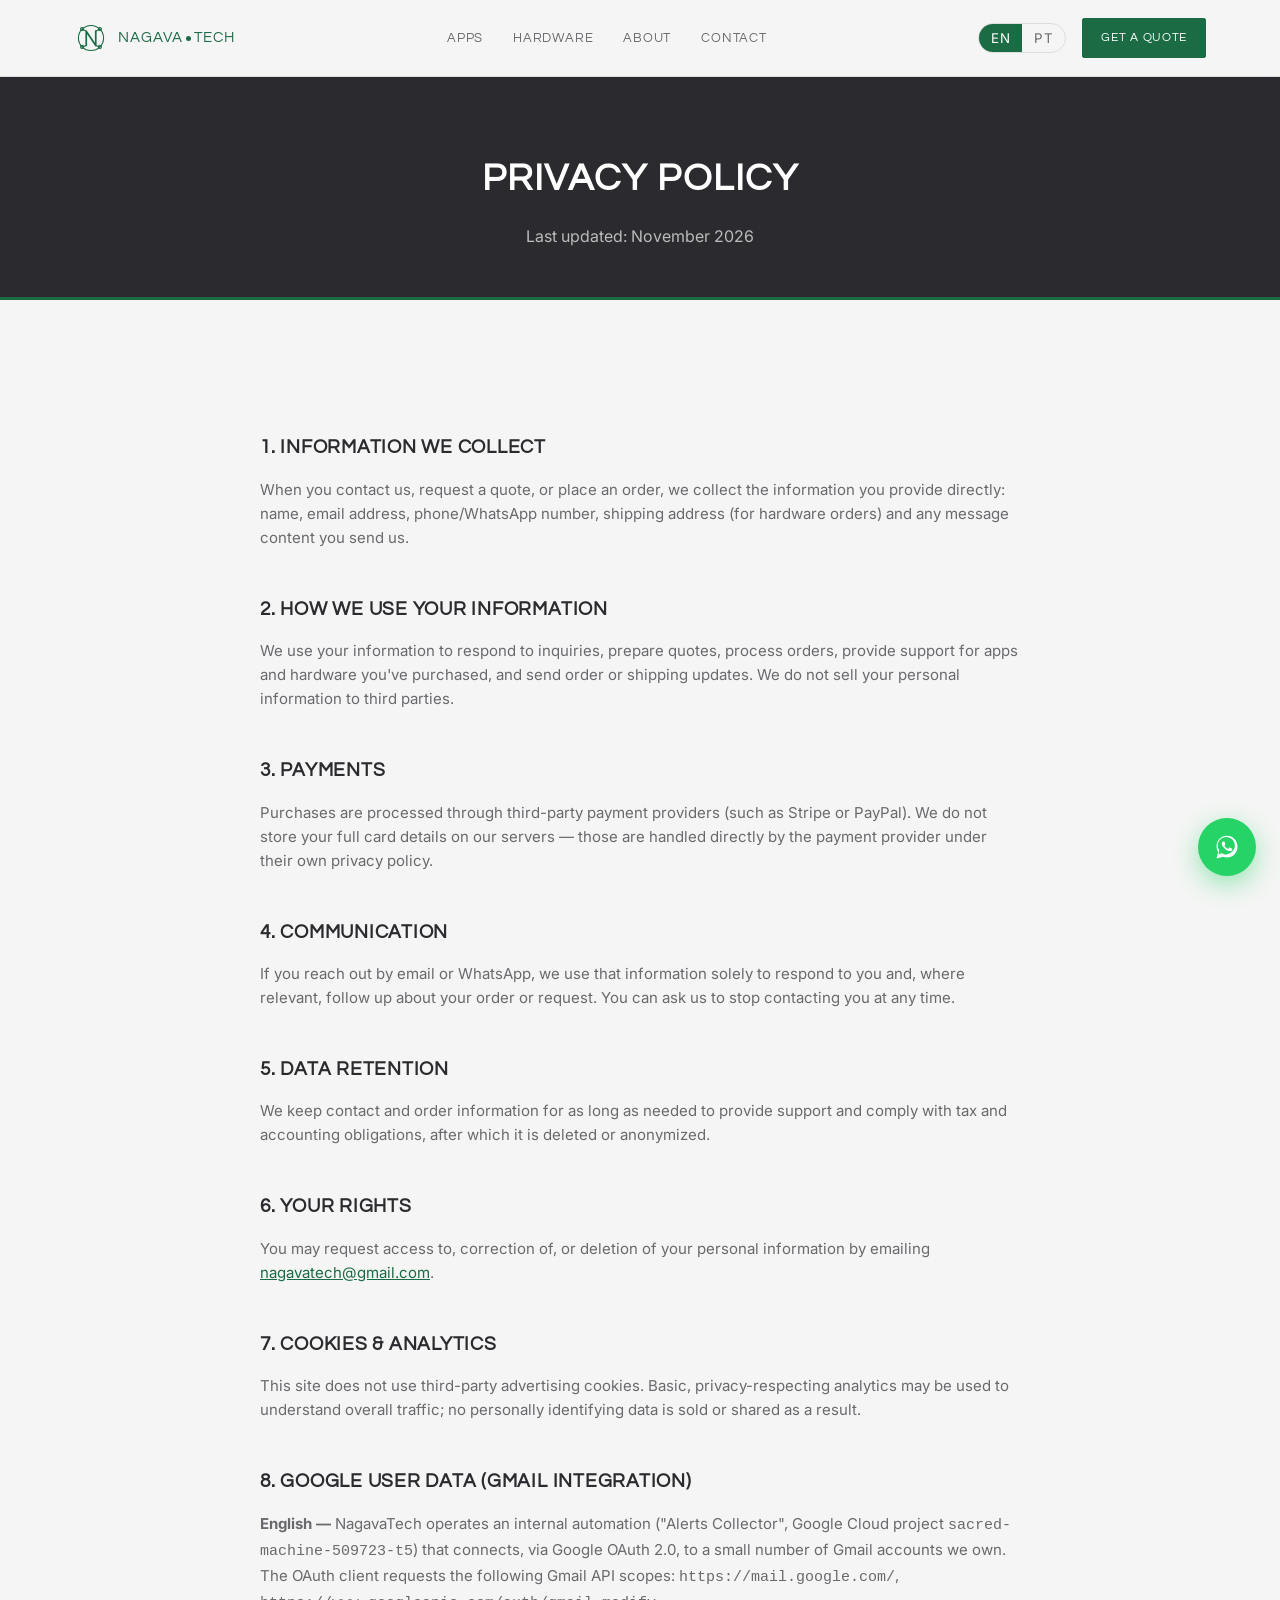
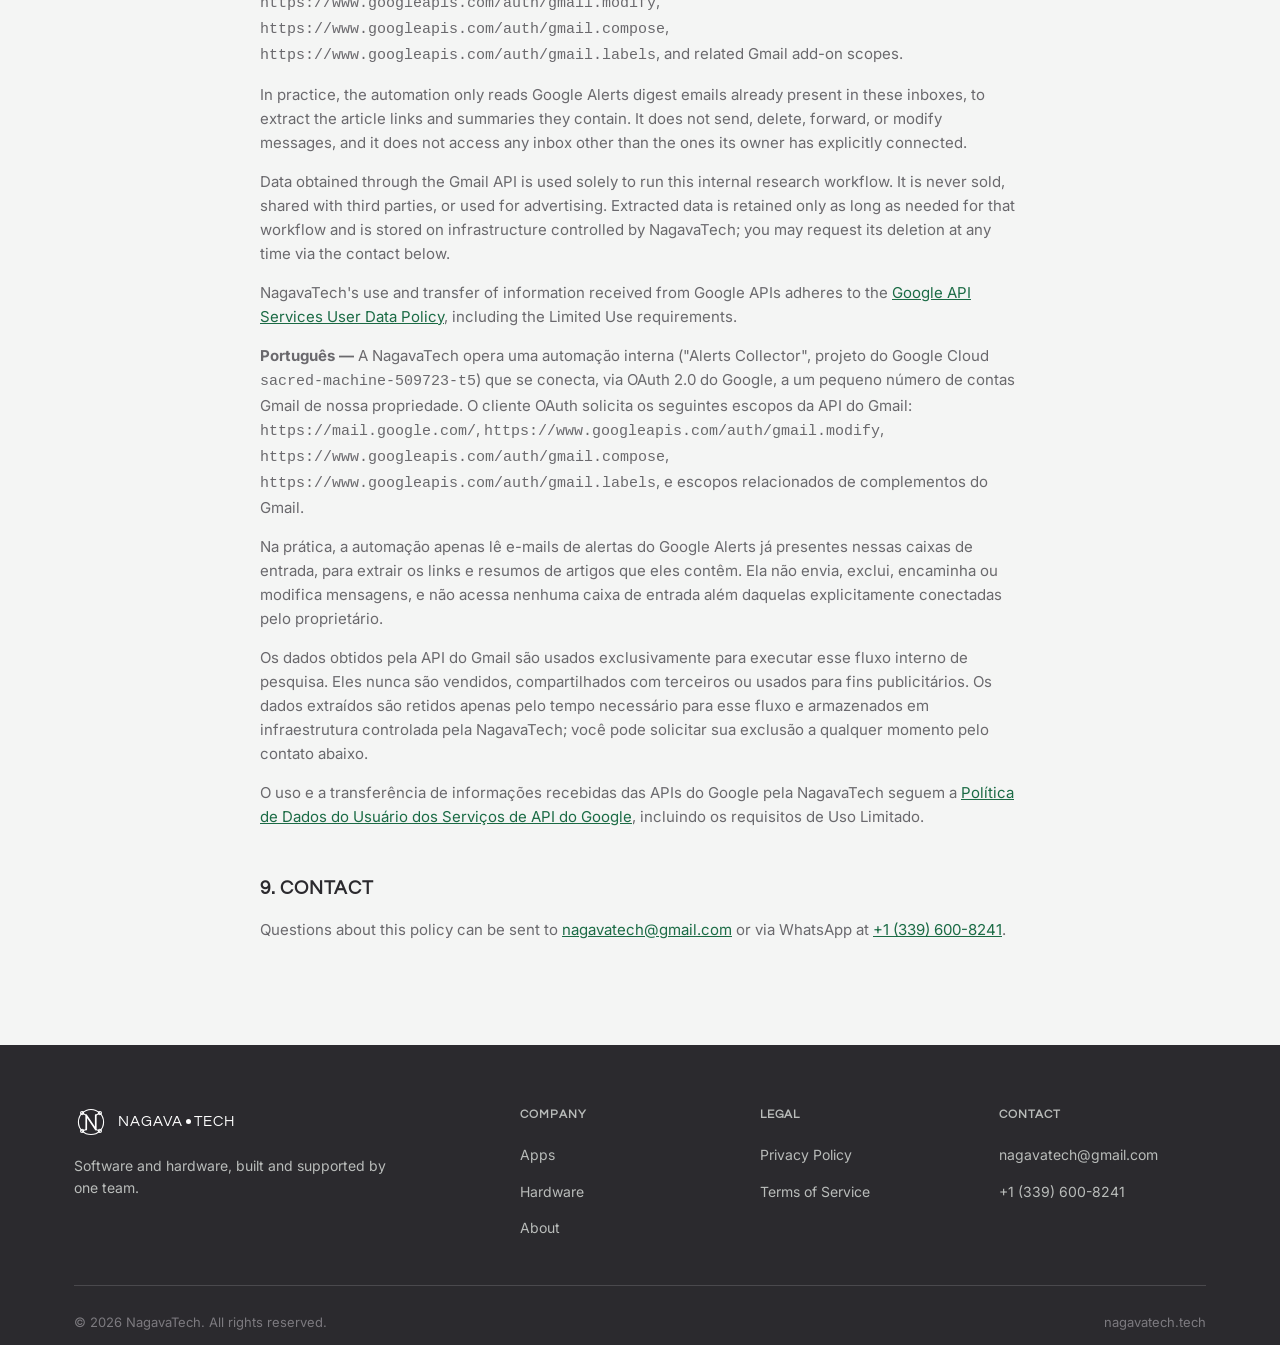
<file: privacy.html>
<!DOCTYPE html>
<html lang="en">
<head>
<meta charset="UTF-8">
<meta name="viewport" content="width=device-width, initial-scale=1.0">
<title>Privacy Policy — NagavaTech</title>
<meta name="description" content="How NagavaTech collects, uses and protects your information.">
<link rel="canonical" href="https://nagavatech.tech/privacy.html">
<meta property="og:type" content="website">
<meta property="og:site_name" content="NagavaTech">
<meta property="og:title" content="Privacy Policy — NagavaTech">
<meta property="og:url" content="https://nagavatech.tech/privacy.html">
<link rel="icon" type="image/svg+xml" href="/assets/img/favicon.svg">
<link rel="icon" type="image/png" sizes="32x32" href="/assets/img/favicon-32.png">
<link rel="icon" type="image/png" sizes="16x16" href="/assets/img/favicon-16.png">
<link rel="apple-touch-icon" sizes="180x180" href="/assets/img/apple-touch-icon.png">
<link rel="preconnect" href="https://fonts.googleapis.com">
<link rel="preconnect" href="https://fonts.gstatic.com" crossorigin>
<link href="https://fonts.googleapis.com/css2?family=Questrial&family=Inter:wght@400;500;600;700&display=swap" rel="stylesheet">
<link rel="stylesheet" href="/css/style.css">
</head>
<body>

<header class="site-header">
  <div class="container">
    <a href="/" class="logo">
      <svg class="logo-mark" viewBox="0 0 100 100" fill="none" stroke="currentColor" stroke-linecap="round" stroke-linejoin="round" aria-hidden="true">
        <circle cx="50" cy="50" r="37" stroke-width="3.2"/>
        <circle cx="76.16" cy="23.84" r="4.6" stroke-width="3.2"/>
        <circle cx="76.16" cy="76.16" r="4.6" stroke-width="3.2"/>
        <circle cx="23.84" cy="76.16" r="4.6" stroke-width="3.2"/>
        <circle cx="23.84" cy="23.84" r="4.6" stroke-width="3.2"/>
        <path d="M36,72 L36,30 L64,72 L64,30" stroke-width="5"/>
        <path d="M36,30 L23.84,23.84 M64,30 L76.16,23.84 M36,72 L23.84,76.16 M64,72 L76.16,76.16" stroke-width="3.2"/>
      </svg>
      <span class="logo-text">NAGAVA<span class="logo-dot"></span>TECH</span>
    </a>
    <nav class="nav-links">
      <a href="/apps.html" data-i18n="nav.apps">Apps</a>
      <a href="/hardware.html" data-i18n="nav.hardware">Hardware</a>
      <a href="/about.html" data-i18n="nav.about">About</a>
      <a href="/contact.html" data-i18n="nav.contact">Contact</a>
    </nav>
    <div class="nav-actions">
      <div class="lang-toggle">
        <button type="button" data-lang="en" class="active">EN</button>
        <button type="button" data-lang="pt">PT</button>
      </div>
      <a href="/contact.html" class="btn btn-primary btn-sm" data-i18n="nav.cta">Get a quote</a>
      <button class="nav-toggle" type="button" aria-label="Menu">☰</button>
    </div>
  </div>
</header>

<main>
  <div class="page-header">
    <div class="container">
      <h1 data-i18n="privacy.title">Privacy Policy</h1>
      <p data-i18n="legal.updated">Last updated: November 2026</p>
    </div>
  </div>

  <section class="on-light">
    <div class="container">
      <div class="prose">
        <h2>1. Information we collect</h2>
        <p>When you contact us, request a quote, or place an order, we collect the information you provide directly: name, email address, phone/WhatsApp number, shipping address (for hardware orders) and any message content you send us.</p>

        <h2>2. How we use your information</h2>
        <p>We use your information to respond to inquiries, prepare quotes, process orders, provide support for apps and hardware you've purchased, and send order or shipping updates. We do not sell your personal information to third parties.</p>

        <h2>3. Payments</h2>
        <p>Purchases are processed through third-party payment providers (such as Stripe or PayPal). We do not store your full card details on our servers — those are handled directly by the payment provider under their own privacy policy.</p>

        <h2>4. Communication</h2>
        <p>If you reach out by email or WhatsApp, we use that information solely to respond to you and, where relevant, follow up about your order or request. You can ask us to stop contacting you at any time.</p>

        <h2>5. Data retention</h2>
        <p>We keep contact and order information for as long as needed to provide support and comply with tax and accounting obligations, after which it is deleted or anonymized.</p>

        <h2>6. Your rights</h2>
        <p>You may request access to, correction of, or deletion of your personal information by emailing <a href="mailto:nagavatech@gmail.com">nagavatech@gmail.com</a>.</p>

        <h2>7. Cookies &amp; analytics</h2>
        <p>This site does not use third-party advertising cookies. Basic, privacy-respecting analytics may be used to understand overall traffic; no personally identifying data is sold or shared as a result.</p>

        <h2>8. Google User Data (Gmail integration)</h2>
        <p><strong>English —</strong> NagavaTech operates an internal automation ("Alerts Collector", Google Cloud project <code>sacred-machine-509723-t5</code>) that connects, via Google OAuth 2.0, to a small number of Gmail accounts we own. The OAuth client requests the following Gmail API scopes: <code>https://mail.google.com/</code>, <code>https://www.googleapis.com/auth/gmail.modify</code>, <code>https://www.googleapis.com/auth/gmail.compose</code>, <code>https://www.googleapis.com/auth/gmail.labels</code>, and related Gmail add-on scopes.</p>
        <p>In practice, the automation only reads Google Alerts digest emails already present in these inboxes, to extract the article links and summaries they contain. It does not send, delete, forward, or modify messages, and it does not access any inbox other than the ones its owner has explicitly connected.</p>
        <p>Data obtained through the Gmail API is used solely to run this internal research workflow. It is never sold, shared with third parties, or used for advertising. Extracted data is retained only as long as needed for that workflow and is stored on infrastructure controlled by NagavaTech; you may request its deletion at any time via the contact below.</p>
        <p>NagavaTech's use and transfer of information received from Google APIs adheres to the <a href="https://developers.google.com/terms/api-services-user-data-policy" target="_blank" rel="noopener">Google API Services User Data Policy</a>, including the Limited Use requirements.</p>

        <p><strong>Português —</strong> A NagavaTech opera uma automação interna ("Alerts Collector", projeto do Google Cloud <code>sacred-machine-509723-t5</code>) que se conecta, via OAuth 2.0 do Google, a um pequeno número de contas Gmail de nossa propriedade. O cliente OAuth solicita os seguintes escopos da API do Gmail: <code>https://mail.google.com/</code>, <code>https://www.googleapis.com/auth/gmail.modify</code>, <code>https://www.googleapis.com/auth/gmail.compose</code>, <code>https://www.googleapis.com/auth/gmail.labels</code>, e escopos relacionados de complementos do Gmail.</p>
        <p>Na prática, a automação apenas lê e-mails de alertas do Google Alerts já presentes nessas caixas de entrada, para extrair os links e resumos de artigos que eles contêm. Ela não envia, exclui, encaminha ou modifica mensagens, e não acessa nenhuma caixa de entrada além daquelas explicitamente conectadas pelo proprietário.</p>
        <p>Os dados obtidos pela API do Gmail são usados exclusivamente para executar esse fluxo interno de pesquisa. Eles nunca são vendidos, compartilhados com terceiros ou usados para fins publicitários. Os dados extraídos são retidos apenas pelo tempo necessário para esse fluxo e armazenados em infraestrutura controlada pela NagavaTech; você pode solicitar sua exclusão a qualquer momento pelo contato abaixo.</p>
        <p>O uso e a transferência de informações recebidas das APIs do Google pela NagavaTech seguem a <a href="https://developers.google.com/terms/api-services-user-data-policy" target="_blank" rel="noopener">Política de Dados do Usuário dos Serviços de API do Google</a>, incluindo os requisitos de Uso Limitado.</p>

        <h2>9. Contact</h2>
        <p>Questions about this policy can be sent to <a href="mailto:nagavatech@gmail.com">nagavatech@gmail.com</a> or via WhatsApp at <a href="https://wa.me/13396008241" target="_blank" rel="noopener">+1 (339) 600-8241</a>.</p>
      </div>
    </div>
  </section>
</main>

<footer class="site-footer">
  <div class="container">
    <div class="footer-grid">
      <div class="footer-brand">
        <a href="/" class="logo">
          <svg class="logo-mark" viewBox="0 0 100 100" fill="none" stroke="currentColor" stroke-linecap="round" stroke-linejoin="round" aria-hidden="true">
            <circle cx="50" cy="50" r="37" stroke-width="3.2"/>
            <circle cx="76.16" cy="23.84" r="4.6" stroke-width="3.2"/>
            <circle cx="76.16" cy="76.16" r="4.6" stroke-width="3.2"/>
            <circle cx="23.84" cy="76.16" r="4.6" stroke-width="3.2"/>
            <circle cx="23.84" cy="23.84" r="4.6" stroke-width="3.2"/>
            <path d="M36,72 L36,30 L64,72 L64,30" stroke-width="5"/>
            <path d="M36,30 L23.84,23.84 M64,30 L76.16,23.84 M36,72 L23.84,76.16 M64,72 L76.16,76.16" stroke-width="3.2"/>
          </svg>
          <span class="logo-text">NAGAVA<span class="logo-dot"></span>TECH</span>
        </a>
        <p data-i18n="footer.tagline">Software and hardware, built and supported by one team.</p>
      </div>
      <div>
        <h4 data-i18n="footer.company">Company</h4>
        <ul>
          <li><a href="/apps.html" data-i18n="nav.apps">Apps</a></li>
          <li><a href="/hardware.html" data-i18n="nav.hardware">Hardware</a></li>
          <li><a href="/about.html" data-i18n="nav.about">About</a></li>
        </ul>
      </div>
      <div>
        <h4 data-i18n="footer.legal">Legal</h4>
        <ul>
          <li><a href="/privacy.html" data-i18n="privacy.title">Privacy Policy</a></li>
          <li><a href="/terms.html" data-i18n="terms.title">Terms of Service</a></li>
        </ul>
      </div>
      <div>
        <h4 data-i18n="footer.contact">Contact</h4>
        <ul>
          <li><a href="mailto:nagavatech@gmail.com">nagavatech@gmail.com</a></li>
          <li><a href="https://wa.me/13396008241" target="_blank" rel="noopener">+1 (339) 600-8241</a></li>
        </ul>
      </div>
    </div>
    <div class="footer-bottom">
      <span>© <span data-year>2026</span> NagavaTech. <span data-i18n="footer.rights">All rights reserved.</span></span>
      <span>nagavatech.tech</span>
    </div>
  </div>
</footer>

<a class="wa-float" data-wa-float href="https://wa.me/13396008241" target="_blank" rel="noopener" aria-label="WhatsApp">
  <svg viewBox="0 0 32 32" fill="#fff"><path d="M16.01 3C9.38 3 4 8.38 4 15.01c0 2.38.7 4.59 1.9 6.45L4 29l7.73-1.86a11.9 11.9 0 0 0 4.28.8h.01c6.63 0 12-5.38 12-12.01C28 8.38 22.64 3 16.01 3zm0 21.8h-.01a9.8 9.8 0 0 1-4.99-1.37l-.36-.21-4.59 1.1 1.12-4.47-.24-.37a9.78 9.78 0 0 1-1.52-5.25c0-5.41 4.4-9.8 9.8-9.8 2.62 0 5.08 1.02 6.93 2.87a9.73 9.73 0 0 1 2.87 6.93c0 5.4-4.4 9.8-9.81 9.8zm5.38-7.34c-.29-.15-1.74-.86-2.01-.96-.27-.1-.47-.15-.67.15-.2.29-.77.96-.94 1.16-.17.2-.35.22-.64.07-.29-.15-1.23-.45-2.34-1.44-.86-.77-1.45-1.72-1.62-2.01-.17-.29-.02-.45.13-.6.13-.13.29-.35.44-.52.15-.17.2-.29.29-.49.1-.2.05-.37-.02-.52-.07-.15-.67-1.6-.91-2.2-.24-.58-.48-.5-.67-.51-.17-.01-.37-.01-.57-.01-.2 0-.52.07-.79.37-.27.29-1.04 1.02-1.04 2.47 0 1.46 1.07 2.87 1.22 3.07.15.2 2.1 3.2 5.08 4.49.71.31 1.26.49 1.69.63.71.23 1.36.2 1.87.12.57-.09 1.74-.71 1.99-1.4.24-.69.24-1.28.17-1.4-.07-.12-.26-.2-.55-.35z"/></svg>
</a>

<script src="/js/i18n.js"></script>
<script src="/js/config.js"></script>
<script src="/js/main.js"></script>
</body>
</html>
</file>
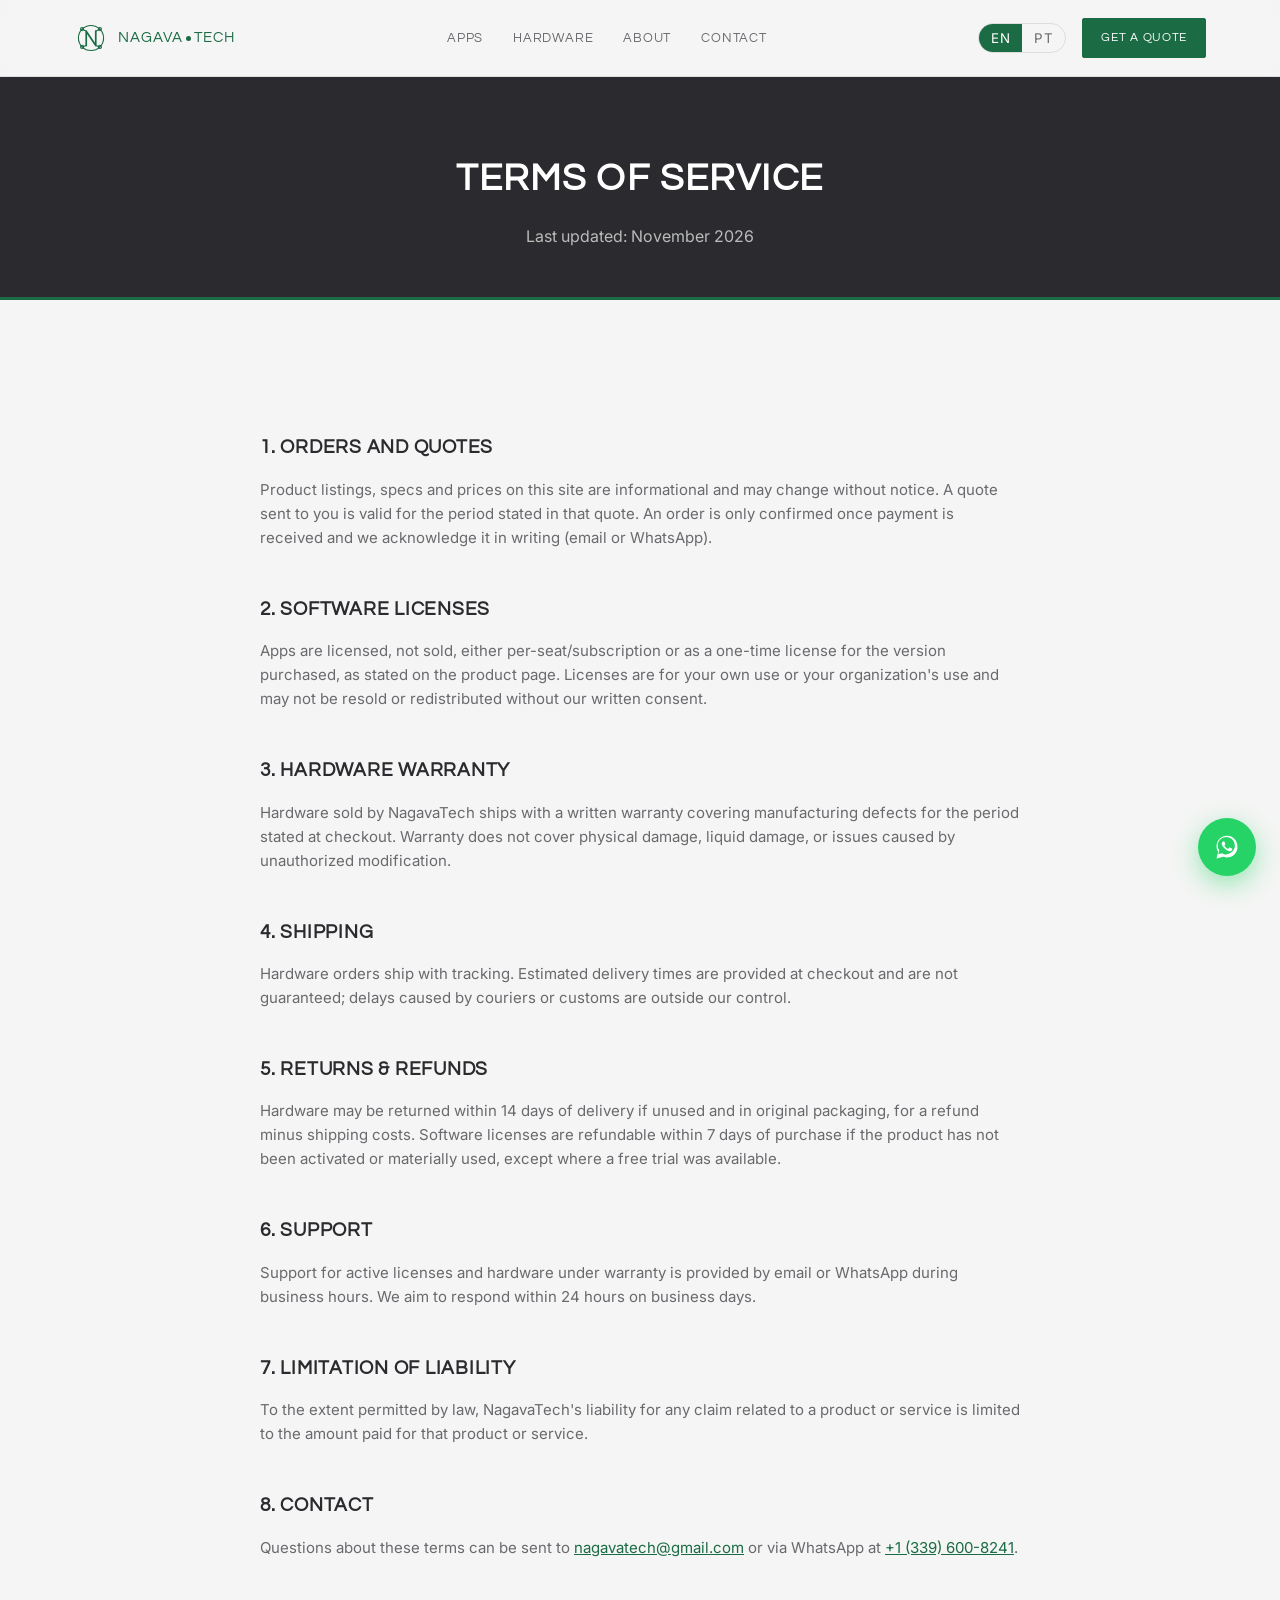
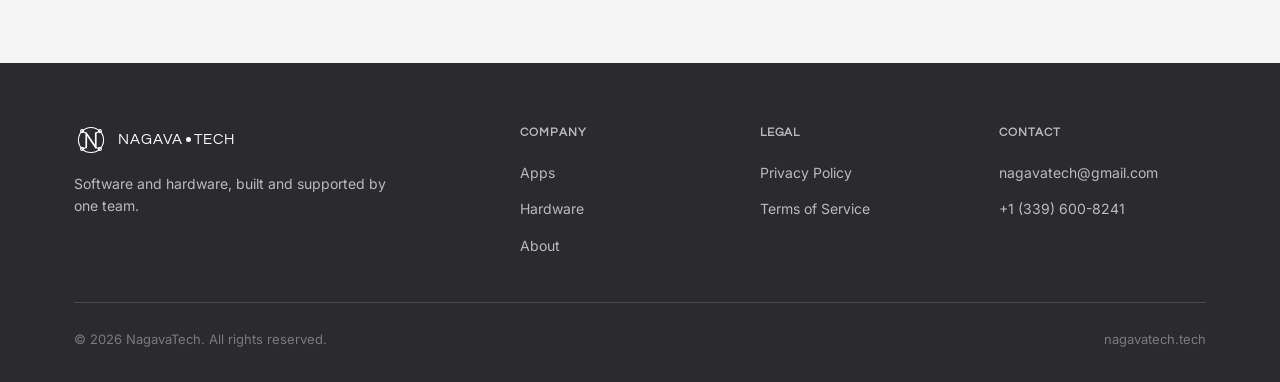
<file: terms.html>
<!DOCTYPE html>
<html lang="en">
<head>
<meta charset="UTF-8">
<meta name="viewport" content="width=device-width, initial-scale=1.0">
<title>Terms of Service — NagavaTech</title>
<meta name="description" content="Terms and conditions for purchasing NagavaTech apps and hardware.">
<link rel="canonical" href="https://nagavatech.tech/terms.html">
<meta property="og:type" content="website">
<meta property="og:site_name" content="NagavaTech">
<meta property="og:title" content="Terms of Service — NagavaTech">
<meta property="og:url" content="https://nagavatech.tech/terms.html">
<link rel="icon" type="image/svg+xml" href="/assets/img/favicon.svg">
<link rel="icon" type="image/png" sizes="32x32" href="/assets/img/favicon-32.png">
<link rel="icon" type="image/png" sizes="16x16" href="/assets/img/favicon-16.png">
<link rel="apple-touch-icon" sizes="180x180" href="/assets/img/apple-touch-icon.png">
<link rel="preconnect" href="https://fonts.googleapis.com">
<link rel="preconnect" href="https://fonts.gstatic.com" crossorigin>
<link href="https://fonts.googleapis.com/css2?family=Questrial&family=Inter:wght@400;500;600;700&display=swap" rel="stylesheet">
<link rel="stylesheet" href="/css/style.css">
</head>
<body>

<header class="site-header">
  <div class="container">
    <a href="/" class="logo">
      <svg class="logo-mark" viewBox="0 0 100 100" fill="none" stroke="currentColor" stroke-linecap="round" stroke-linejoin="round" aria-hidden="true">
        <circle cx="50" cy="50" r="37" stroke-width="3.2"/>
        <circle cx="76.16" cy="23.84" r="4.6" stroke-width="3.2"/>
        <circle cx="76.16" cy="76.16" r="4.6" stroke-width="3.2"/>
        <circle cx="23.84" cy="76.16" r="4.6" stroke-width="3.2"/>
        <circle cx="23.84" cy="23.84" r="4.6" stroke-width="3.2"/>
        <path d="M36,72 L36,30 L64,72 L64,30" stroke-width="5"/>
        <path d="M36,30 L23.84,23.84 M64,30 L76.16,23.84 M36,72 L23.84,76.16 M64,72 L76.16,76.16" stroke-width="3.2"/>
      </svg>
      <span class="logo-text">NAGAVA<span class="logo-dot"></span>TECH</span>
    </a>
    <nav class="nav-links">
      <a href="/apps.html" data-i18n="nav.apps">Apps</a>
      <a href="/hardware.html" data-i18n="nav.hardware">Hardware</a>
      <a href="/about.html" data-i18n="nav.about">About</a>
      <a href="/contact.html" data-i18n="nav.contact">Contact</a>
    </nav>
    <div class="nav-actions">
      <div class="lang-toggle">
        <button type="button" data-lang="en" class="active">EN</button>
        <button type="button" data-lang="pt">PT</button>
      </div>
      <a href="/contact.html" class="btn btn-primary btn-sm" data-i18n="nav.cta">Get a quote</a>
      <button class="nav-toggle" type="button" aria-label="Menu">☰</button>
    </div>
  </div>
</header>

<main>
  <div class="page-header">
    <div class="container">
      <h1 data-i18n="terms.title">Terms of Service</h1>
      <p data-i18n="legal.updated">Last updated: November 2026</p>
    </div>
  </div>

  <section class="on-light">
    <div class="container">
      <div class="prose">
        <h2>1. Orders and quotes</h2>
        <p>Product listings, specs and prices on this site are informational and may change without notice. A quote sent to you is valid for the period stated in that quote. An order is only confirmed once payment is received and we acknowledge it in writing (email or WhatsApp).</p>

        <h2>2. Software licenses</h2>
        <p>Apps are licensed, not sold, either per-seat/subscription or as a one-time license for the version purchased, as stated on the product page. Licenses are for your own use or your organization's use and may not be resold or redistributed without our written consent.</p>

        <h2>3. Hardware warranty</h2>
        <p>Hardware sold by NagavaTech ships with a written warranty covering manufacturing defects for the period stated at checkout. Warranty does not cover physical damage, liquid damage, or issues caused by unauthorized modification.</p>

        <h2>4. Shipping</h2>
        <p>Hardware orders ship with tracking. Estimated delivery times are provided at checkout and are not guaranteed; delays caused by couriers or customs are outside our control.</p>

        <h2>5. Returns &amp; refunds</h2>
        <p>Hardware may be returned within 14 days of delivery if unused and in original packaging, for a refund minus shipping costs. Software licenses are refundable within 7 days of purchase if the product has not been activated or materially used, except where a free trial was available.</p>

        <h2>6. Support</h2>
        <p>Support for active licenses and hardware under warranty is provided by email or WhatsApp during business hours. We aim to respond within 24 hours on business days.</p>

        <h2>7. Limitation of liability</h2>
        <p>To the extent permitted by law, NagavaTech's liability for any claim related to a product or service is limited to the amount paid for that product or service.</p>

        <h2>8. Contact</h2>
        <p>Questions about these terms can be sent to <a href="mailto:nagavatech@gmail.com">nagavatech@gmail.com</a> or via WhatsApp at <a href="https://wa.me/13396008241" target="_blank" rel="noopener">+1 (339) 600-8241</a>.</p>
      </div>
    </div>
  </section>
</main>

<footer class="site-footer">
  <div class="container">
    <div class="footer-grid">
      <div class="footer-brand">
        <a href="/" class="logo">
          <svg class="logo-mark" viewBox="0 0 100 100" fill="none" stroke="currentColor" stroke-linecap="round" stroke-linejoin="round" aria-hidden="true">
            <circle cx="50" cy="50" r="37" stroke-width="3.2"/>
            <circle cx="76.16" cy="23.84" r="4.6" stroke-width="3.2"/>
            <circle cx="76.16" cy="76.16" r="4.6" stroke-width="3.2"/>
            <circle cx="23.84" cy="76.16" r="4.6" stroke-width="3.2"/>
            <circle cx="23.84" cy="23.84" r="4.6" stroke-width="3.2"/>
            <path d="M36,72 L36,30 L64,72 L64,30" stroke-width="5"/>
            <path d="M36,30 L23.84,23.84 M64,30 L76.16,23.84 M36,72 L23.84,76.16 M64,72 L76.16,76.16" stroke-width="3.2"/>
          </svg>
          <span class="logo-text">NAGAVA<span class="logo-dot"></span>TECH</span>
        </a>
        <p data-i18n="footer.tagline">Software and hardware, built and supported by one team.</p>
      </div>
      <div>
        <h4 data-i18n="footer.company">Company</h4>
        <ul>
          <li><a href="/apps.html" data-i18n="nav.apps">Apps</a></li>
          <li><a href="/hardware.html" data-i18n="nav.hardware">Hardware</a></li>
          <li><a href="/about.html" data-i18n="nav.about">About</a></li>
        </ul>
      </div>
      <div>
        <h4 data-i18n="footer.legal">Legal</h4>
        <ul>
          <li><a href="/privacy.html" data-i18n="privacy.title">Privacy Policy</a></li>
          <li><a href="/terms.html" data-i18n="terms.title">Terms of Service</a></li>
        </ul>
      </div>
      <div>
        <h4 data-i18n="footer.contact">Contact</h4>
        <ul>
          <li><a href="mailto:nagavatech@gmail.com">nagavatech@gmail.com</a></li>
          <li><a href="https://wa.me/13396008241" target="_blank" rel="noopener">+1 (339) 600-8241</a></li>
        </ul>
      </div>
    </div>
    <div class="footer-bottom">
      <span>© <span data-year>2026</span> NagavaTech. <span data-i18n="footer.rights">All rights reserved.</span></span>
      <span>nagavatech.tech</span>
    </div>
  </div>
</footer>

<a class="wa-float" data-wa-float href="https://wa.me/13396008241" target="_blank" rel="noopener" aria-label="WhatsApp">
  <svg viewBox="0 0 32 32" fill="#fff"><path d="M16.01 3C9.38 3 4 8.38 4 15.01c0 2.38.7 4.59 1.9 6.45L4 29l7.73-1.86a11.9 11.9 0 0 0 4.28.8h.01c6.63 0 12-5.38 12-12.01C28 8.38 22.64 3 16.01 3zm0 21.8h-.01a9.8 9.8 0 0 1-4.99-1.37l-.36-.21-4.59 1.1 1.12-4.47-.24-.37a9.78 9.78 0 0 1-1.52-5.25c0-5.41 4.4-9.8 9.8-9.8 2.62 0 5.08 1.02 6.93 2.87a9.73 9.73 0 0 1 2.87 6.93c0 5.4-4.4 9.8-9.81 9.8zm5.38-7.34c-.29-.15-1.74-.86-2.01-.96-.27-.1-.47-.15-.67.15-.2.29-.77.96-.94 1.16-.17.2-.35.22-.64.07-.29-.15-1.23-.45-2.34-1.44-.86-.77-1.45-1.72-1.62-2.01-.17-.29-.02-.45.13-.6.13-.13.29-.35.44-.52.15-.17.2-.29.29-.49.1-.2.05-.37-.02-.52-.07-.15-.67-1.6-.91-2.2-.24-.58-.48-.5-.67-.51-.17-.01-.37-.01-.57-.01-.2 0-.52.07-.79.37-.27.29-1.04 1.02-1.04 2.47 0 1.46 1.07 2.87 1.22 3.07.15.2 2.1 3.2 5.08 4.49.71.31 1.26.49 1.69.63.71.23 1.36.2 1.87.12.57-.09 1.74-.71 1.99-1.4.24-.69.24-1.28.17-1.4-.07-.12-.26-.2-.55-.35z"/></svg>
</a>

<script src="/js/i18n.js"></script>
<script src="/js/config.js"></script>
<script src="/js/main.js"></script>
</body>
</html>
</file>
<file: css/style.css>
/* NagavaTech — PCB / circuit-board identity. Plain CSS, no build step. */

:root {
  --charcoal: #3b3a3e;
  --near-black: #2b2a2e;
  --pcb-green: #1b6b45;
  --pcb-green-light: #2e8b57;
  --white: #ffffff;
  --bg-light: #f4f5f4;
  --bg-light-alt: #e9ebe9;

  --text-on-light: var(--near-black);
  --text-on-light-dim: #6a696d;
  --text-on-dark: #f4f5f4;
  --text-on-dark-dim: #b9bcba;

  --border-light: #dcdedb;
  --border-dark: #4a494d;

  --radius: 4px;
  --radius-lg: 10px;
  --max-w: 1180px;

  --font-head: "Questrial", "Josefin Sans", "Inter", sans-serif;
  --font-body: "Inter", -apple-system, BlinkMacSystemFont, "Segoe UI", sans-serif;
}

* { box-sizing: border-box; }
html { scroll-behavior: smooth; }

body {
  margin: 0;
  background: var(--bg-light);
  color: var(--text-on-light);
  font-family: var(--font-body);
  line-height: 1.6;
  -webkit-font-smoothing: antialiased;
}

img { max-width: 100%; display: block; }
a { color: inherit; text-decoration: none; }

h1, h2, h3, h4 {
  font-family: var(--font-head);
  text-transform: uppercase;
  letter-spacing: 0.04em;
  margin: 0;
}

.container {
  max-width: var(--max-w);
  margin: 0 auto;
  padding: 0 24px;
}

/* ---------- Circuit motif helpers ---------- */
.node-dot {
  display: inline-block;
  width: 7px;
  height: 7px;
  border-radius: 50%;
  border: 2px solid currentColor;
  background: transparent;
  flex-shrink: 0;
}

.circuit-rule {
  display: block;
  width: 100%;
  height: 28px;
}

.circuit-divider {
  position: relative;
  height: 1px;
  background: var(--border-light);
  margin: 0 auto;
}
section.on-dark .circuit-divider { background: var(--border-dark); }

/* trace-style list bullets */
.trace-list { list-style: none; margin: 0; padding: 0; display: flex; flex-direction: column; gap: 10px; }
.trace-list li {
  position: relative;
  padding-left: 26px;
  font-size: 14px;
}
.trace-list li::before {
  content: "";
  position: absolute;
  left: 0;
  top: 7px;
  width: 9px;
  height: 9px;
  border-radius: 50%;
  border: 2px solid var(--pcb-green);
}
.trace-list li::after {
  content: "";
  position: absolute;
  left: 9px;
  top: 11px;
  width: 11px;
  height: 1px;
  background: var(--pcb-green);
}

/* ---------- Header ---------- */
.site-header {
  position: sticky;
  top: 0;
  z-index: 50;
  background: rgba(244, 245, 244, 0.92);
  backdrop-filter: blur(8px);
  border-bottom: 1px solid var(--border-light);
}

.site-header .container {
  display: flex;
  align-items: center;
  justify-content: space-between;
  height: 76px;
}

.logo { display: flex; align-items: center; gap: 10px; color: var(--pcb-green); }
.logo .logo-mark { height: 34px; width: 34px; flex-shrink: 0; }
.logo-text {
  display: inline-flex;
  align-items: center;
  gap: 3px;
  font-family: var(--font-head);
  font-size: 15px;
  letter-spacing: 0.07em;
  white-space: nowrap;
}
.logo-dot { width: 5px; height: 5px; border-radius: 50%; background: currentColor; display: inline-block; }

.site-footer .logo,
.hero-brand { color: var(--white); }
.hero-brand {
  display: flex;
  align-items: center;
  justify-content: center;
  gap: 12px;
  margin-bottom: 28px;
}
.hero-brand .hero-badge { height: 80px; width: 80px; border-radius: 18px; flex-shrink: 0; }
.hero-brand .logo-text { font-size: 30px; letter-spacing: 0.09em; }

.nav-links { display: flex; align-items: center; gap: 30px; }
.nav-links a {
  color: var(--text-on-light-dim);
  font-family: var(--font-head);
  font-size: 13px;
  letter-spacing: 0.06em;
  text-transform: uppercase;
  transition: color 0.15s;
}
.nav-links a:hover, .nav-links a.active { color: var(--pcb-green); }

.nav-actions { display: flex; align-items: center; gap: 16px; }

.lang-toggle {
  display: flex;
  border: 1px solid var(--border-light);
  border-radius: 999px;
  overflow: hidden;
  font-size: 11.5px;
  font-weight: 700;
}
.lang-toggle button {
  background: transparent;
  border: none;
  color: var(--text-on-light-dim);
  padding: 6px 12px;
  cursor: pointer;
  font-family: var(--font-body);
  letter-spacing: 0.04em;
}
.lang-toggle button.active { background: var(--pcb-green); color: var(--white); }

.nav-toggle {
  display: none;
  background: none;
  border: 1px solid var(--border-light);
  border-radius: 6px;
  color: var(--charcoal);
  padding: 8px 10px;
  cursor: pointer;
}

/* ---------- Buttons ---------- */
.btn {
  display: inline-flex;
  align-items: center;
  justify-content: center;
  gap: 9px;
  padding: 14px 26px;
  border-radius: 2px;
  font-family: var(--font-head);
  font-size: 13px;
  letter-spacing: 0.06em;
  text-transform: uppercase;
  border: 1px solid transparent;
  cursor: pointer;
  transition: transform 0.15s, box-shadow 0.15s, background 0.15s, color 0.15s, border-color 0.15s;
}
.btn:active { transform: scale(0.97); }

.btn-primary {
  background: var(--pcb-green);
  color: var(--white);
  border-color: var(--pcb-green);
}
.btn-primary:hover { background: var(--pcb-green-light); box-shadow: 0 0 0 4px rgba(46, 139, 87, 0.18); }

.btn-outline {
  background: transparent;
  color: inherit;
  border-color: currentColor;
}
.btn-outline:hover { color: var(--pcb-green); border-color: var(--pcb-green); }

.btn-sm { padding: 10px 18px; font-size: 11.5px; }
.btn-block { width: 100%; }

/* ---------- Hero ---------- */
.hero {
  position: relative;
  overflow: hidden;
  padding: 120px 0 96px;
  text-align: center;
  background: linear-gradient(160deg, var(--near-black) 0%, var(--pcb-green) 150%);
  color: var(--white);
}

.hero .circuit-bg {
  position: absolute;
  inset: 0;
  width: 100%;
  height: 100%;
  opacity: 0.55;
  z-index: 0;
}

.hero .hero-inner { position: relative; z-index: 1; }

.hero .eyebrow {
  display: inline-flex;
  align-items: center;
  gap: 8px;
  font-family: var(--font-head);
  font-size: 12px;
  letter-spacing: 0.12em;
  text-transform: uppercase;
  color: var(--white);
  border: 1px solid rgba(255, 255, 255, 0.35);
  border-radius: 999px;
  padding: 7px 16px 7px 12px;
  margin-bottom: 26px;
}

.hero h1 {
  font-size: clamp(32px, 5vw, 54px);
  line-height: 1.15;
  margin: 0 0 20px;
}

.hero p.lead {
  color: rgba(244, 245, 244, 0.85);
  font-family: var(--font-body);
  text-transform: none;
  letter-spacing: normal;
  font-size: 17px;
  max-width: 600px;
  margin: 0 auto 38px;
}

.hero-actions { display: flex; gap: 16px; justify-content: center; flex-wrap: wrap; }
.hero .btn-outline { border-color: rgba(255, 255, 255, 0.5); color: var(--white); }
.hero .btn-outline:hover { border-color: var(--white); background: rgba(255, 255, 255, 0.08); }

/* ---------- Sections ---------- */
section { padding: 88px 0; }
section.on-light { background: var(--bg-light); color: var(--text-on-light); }
section.on-light-alt { background: var(--bg-light-alt); color: var(--text-on-light); }
section.on-dark { background: var(--charcoal); color: var(--text-on-dark); }

.section-head { text-align: center; max-width: 620px; margin: 0 auto 52px; }
.section-head .eyebrow-sm {
  display: block;
  font-family: var(--font-head);
  font-size: 12px;
  letter-spacing: 0.14em;
  text-transform: uppercase;
  color: var(--pcb-green-light);
  margin-bottom: 12px;
}
.section-head h2 { font-size: clamp(22px, 3.2vw, 32px); margin: 0 0 14px; }
.section-head p {
  font-family: var(--font-body);
  text-transform: none;
  letter-spacing: normal;
  color: var(--text-on-light-dim);
  margin: 0;
}
section.on-dark .section-head p { color: var(--text-on-dark-dim); }

/* ---------- Grids / Cards ---------- */
.grid-3 { display: grid; grid-template-columns: repeat(3, 1fr); gap: 24px; }
.grid-2 { display: grid; grid-template-columns: repeat(2, 1fr); gap: 24px; }

.card {
  background: var(--white);
  border: 1px solid var(--border-light);
  border-radius: var(--radius-lg);
  padding: 30px;
  transition: border-color 0.15s, box-shadow 0.15s, transform 0.15s;
}
.card:hover {
  border-color: var(--pcb-green-light);
  box-shadow: 0 0 0 1px var(--pcb-green-light), 0 10px 28px rgba(27, 107, 69, 0.14);
  transform: translateY(-3px);
}

section.on-dark .card {
  background: var(--near-black);
  border-color: var(--border-dark);
}
section.on-dark .card:hover {
  box-shadow: 0 0 0 1px var(--pcb-green-light), 0 10px 28px rgba(46, 139, 87, 0.22);
}

.card .icon {
  width: 46px;
  height: 46px;
  border-radius: 50%;
  border: 2px solid var(--pcb-green);
  color: var(--pcb-green);
  display: flex;
  align-items: center;
  justify-content: center;
  margin-bottom: 20px;
  font-size: 20px;
}
section.on-dark .card .icon { color: var(--pcb-green-light); border-color: var(--pcb-green-light); }

.card h3 {
  margin: 0 0 10px;
  font-size: 16px;
  letter-spacing: 0.03em;
}
.card p {
  margin: 0;
  font-family: var(--font-body);
  text-transform: none;
  letter-spacing: normal;
  color: var(--text-on-light-dim);
  font-size: 14.5px;
}
section.on-dark .card p { color: var(--text-on-dark-dim); }

/* ---------- Product cards ---------- */
.catalog-toolbar {
  display: flex;
  gap: 14px;
  flex-wrap: wrap;
  align-items: center;
  justify-content: space-between;
  margin-bottom: 40px;
}
.catalog-filters { display: flex; gap: 8px; flex-wrap: wrap; }

.chip {
  border: 1px solid var(--border-light);
  background: var(--white);
  color: var(--text-on-light-dim);
  padding: 8px 16px;
  border-radius: 999px;
  font-family: var(--font-head);
  font-size: 12px;
  letter-spacing: 0.05em;
  text-transform: uppercase;
  cursor: pointer;
}
.chip.active { border-color: var(--pcb-green); color: var(--pcb-green); background: rgba(27, 107, 69, 0.07); }

.search-box { position: relative; min-width: 240px; }
.search-box input {
  width: 100%;
  background: var(--white);
  border: 1px solid var(--border-light);
  border-radius: 999px;
  padding: 10px 16px 10px 38px;
  color: var(--text-on-light);
  font-family: var(--font-body);
  font-size: 14px;
}
.search-box input:focus { outline: none; border-color: var(--pcb-green); }
.search-box::before {
  content: "";
  position: absolute;
  left: 15px;
  top: 50%;
  transform: translateY(-50%);
  width: 8px;
  height: 8px;
  border-radius: 50%;
  border: 2px solid var(--text-on-light-dim);
}

.product-grid { display: grid; grid-template-columns: repeat(3, 1fr); gap: 24px; }

.product-card {
  background: var(--white);
  border: 1px solid var(--border-light);
  border-radius: var(--radius-lg);
  overflow: hidden;
  display: flex;
  flex-direction: column;
  transition: border-color 0.15s, box-shadow 0.15s;
}
.product-card:hover {
  border-color: var(--pcb-green-light);
  box-shadow: 0 0 0 1px var(--pcb-green-light), 0 10px 28px rgba(27, 107, 69, 0.14);
}

.product-card .thumb {
  aspect-ratio: 16/10;
  background: var(--bg-light);
  display: flex;
  align-items: center;
  justify-content: center;
  padding: 24px;
  border-bottom: 1px solid var(--border-light);
}
.product-card .thumb img { max-height: 100%; }

.product-card .body { padding: 22px; display: flex; flex-direction: column; gap: 10px; flex: 1; }
.product-card .cat-tag {
  align-self: flex-start;
  font-family: var(--font-head);
  font-size: 10.5px;
  letter-spacing: 0.08em;
  text-transform: uppercase;
  color: var(--pcb-green);
}
.product-card h3 { margin: 0; font-size: 16px; }
.product-card .desc {
  font-family: var(--font-body);
  text-transform: none;
  letter-spacing: normal;
  color: var(--text-on-light-dim);
  font-size: 13.5px;
  margin: 0;
  flex: 1;
}
.product-card .specs.trace-list { margin-top: 2px; }
.product-card .specs.trace-list li { font-size: 12.5px; color: var(--text-on-light-dim); }

.product-card .price-row { display: flex; align-items: center; justify-content: space-between; margin-top: 6px; }
.product-card .price { font-family: var(--font-head); font-size: 19px; color: var(--near-black); }
.product-card .price small {
  display: block;
  font-family: var(--font-body);
  text-transform: none;
  letter-spacing: normal;
  font-size: 11px;
  color: var(--text-on-light-dim);
  font-weight: 400;
}

.badge-soon {
  display: inline-flex;
  align-items: center;
  gap: 6px;
  font-family: var(--font-head);
  font-size: 11.5px;
  letter-spacing: 0.06em;
  text-transform: uppercase;
  color: var(--pcb-green);
  border: 1px solid var(--pcb-green);
  border-radius: 999px;
  padding: 5px 12px;
}
.badge-soon::before {
  content: "";
  width: 6px;
  height: 6px;
  border-radius: 50%;
  background: var(--pcb-green);
}
.product-card .actions { display: flex; gap: 8px; }
.product-card .actions .btn { flex: 1; }

.empty-state {
  text-align: center;
  color: var(--text-on-light-dim);
  padding: 64px 20px;
  border: 1px dashed var(--border-light);
  border-radius: var(--radius-lg);
  font-family: var(--font-body);
}

/* ---------- Testimonials ---------- */
.testimonial {
  background: var(--near-black);
  border: 1px solid var(--border-dark);
  border-radius: var(--radius-lg);
  padding: 28px;
}
.testimonial p {
  font-family: var(--font-body);
  text-transform: none;
  letter-spacing: normal;
  font-style: italic;
  color: var(--text-on-dark-dim);
  margin: 0 0 18px;
  font-size: 14.5px;
}
.testimonial .who { display: flex; align-items: center; gap: 12px; }
.testimonial .avatar {
  width: 36px; height: 36px; border-radius: 50%;
  border: 2px solid var(--pcb-green-light);
  flex-shrink: 0;
}
.testimonial .name { font-family: var(--font-head); font-weight: 400; font-size: 13px; letter-spacing: 0.03em; color: var(--white); }
.testimonial .role { font-family: var(--font-body); font-size: 12px; color: var(--text-on-dark-dim); }

/* ---------- CTA band ---------- */
.cta-band {
  text-align: center;
  border: 1px solid var(--pcb-green);
  border-radius: var(--radius-lg);
  padding: 60px 24px;
  background: var(--near-black);
  color: var(--white);
  position: relative;
  overflow: hidden;
}
.cta-band h2 { margin: 0 0 14px; font-size: clamp(20px, 3vw, 28px); }
.cta-band p {
  font-family: var(--font-body);
  text-transform: none;
  letter-spacing: normal;
  color: var(--text-on-dark-dim);
  margin: 0 0 30px;
}

/* ---------- Footer ---------- */
.site-footer { background: var(--near-black); color: var(--text-on-dark); padding: 60px 0 32px; }
.footer-grid { display: grid; grid-template-columns: 2fr 1fr 1fr 1fr; gap: 32px; margin-bottom: 44px; }
.footer-grid h4 {
  font-size: 12px;
  letter-spacing: 0.08em;
  color: var(--text-on-dark-dim);
  margin: 0 0 18px;
}
.footer-grid ul { list-style: none; margin: 0; padding: 0; display: flex; flex-direction: column; gap: 11px; }
.footer-grid ul a {
  font-family: var(--font-body);
  color: var(--text-on-dark-dim);
  text-transform: none;
  letter-spacing: normal;
  font-size: 14px;
}
.footer-grid ul a:hover { color: var(--pcb-green-light); }
.footer-brand .logo { margin-bottom: 16px; }
.footer-brand p {
  font-family: var(--font-body);
  text-transform: none;
  letter-spacing: normal;
  color: var(--text-on-dark-dim);
  font-size: 14px;
  max-width: 320px;
}
.footer-bottom {
  border-top: 1px solid var(--border-dark);
  padding-top: 26px;
  display: flex;
  justify-content: space-between;
  flex-wrap: wrap;
  gap: 12px;
  color: #7c7a7f;
  font-family: var(--font-body);
  font-size: 13px;
}

/* ---------- Pages: generic content ---------- */
.page-header {
  padding: 72px 0 48px;
  text-align: center;
  background: var(--near-black);
  color: var(--white);
  border-bottom: 3px solid var(--pcb-green);
}
.page-header h1 { font-size: clamp(26px, 4vw, 38px); margin: 0 0 14px; }
.page-header p {
  font-family: var(--font-body);
  text-transform: none;
  letter-spacing: normal;
  color: var(--text-on-dark-dim);
  max-width: 560px;
  margin: 0 auto;
}

.prose { max-width: 760px; margin: 0 auto; }
.prose h2 { margin-top: 44px; font-size: 19px; }
.prose p, .prose li {
  font-family: var(--font-body);
  text-transform: none;
  letter-spacing: normal;
  color: var(--text-on-light-dim);
  font-size: 15px;
}
.prose a { color: var(--pcb-green); text-decoration: underline; }

/* ---------- About ---------- */
.about-grid { display: grid; grid-template-columns: 1fr 1fr; gap: 52px; align-items: center; }
.about-grid .logo-mark-lg { width: 180px; height: 180px; color: var(--pcb-green); margin: 0 auto; }
.stat-row { display: flex; gap: 36px; margin-top: 30px; flex-wrap: wrap; }
.stat b { display: block; font-family: var(--font-head); font-size: 28px; color: var(--pcb-green); }
.stat span {
  font-family: var(--font-body);
  text-transform: none;
  letter-spacing: normal;
  font-size: 12.5px;
  color: var(--text-on-light-dim);
}

/* ---------- Contact ---------- */
.contact-grid { display: grid; grid-template-columns: 1.1fr 0.9fr; gap: 52px; }
.form-field { margin-bottom: 18px; }
.form-field label {
  display: block;
  font-family: var(--font-head);
  font-size: 12px;
  letter-spacing: 0.05em;
  text-transform: uppercase;
  margin-bottom: 8px;
  color: var(--text-on-light-dim);
}
.form-field input,
.form-field textarea {
  width: 100%;
  background: var(--white);
  border: 1px solid var(--border-light);
  border-radius: var(--radius);
  padding: 12px 14px;
  color: var(--text-on-light);
  font-family: var(--font-body);
  font-size: 14.5px;
  resize: vertical;
}
.form-field input:focus, .form-field textarea:focus { outline: none; border-color: var(--pcb-green); }
.form-note { font-family: var(--font-body); font-size: 12.5px; color: var(--text-on-light-dim); margin-top: 10px; }
.form-status { font-family: var(--font-body); font-size: 14px; margin-top: 14px; display: none; }
.form-status.ok { color: var(--pcb-green); display: block; }
.form-status.err { color: #b4453c; display: block; }
.honeypot-field { position: absolute; left: -9999px; opacity: 0; height: 0; }

.contact-info .card { margin-bottom: 16px; }
.contact-info .card .contact-row { display: flex; align-items: center; gap: 10px; }
.contact-info .card a { color: var(--pcb-green); font-weight: 600; font-family: var(--font-body); }

/* ---------- WhatsApp float ---------- */
.wa-float {
  position: fixed;
  bottom: 24px;
  right: 24px;
  z-index: 60;
  width: 58px;
  height: 58px;
  border-radius: 50%;
  background: #25d366;
  display: flex;
  align-items: center;
  justify-content: center;
  box-shadow: 0 8px 24px rgba(37, 211, 102, 0.45);
  transition: transform 0.15s;
}
.wa-float:hover { transform: scale(1.08); }
.wa-float svg { width: 28px; height: 28px; }

/* ---------- 404 ---------- */
.error-page {
  min-height: 70vh;
  display: flex;
  flex-direction: column;
  align-items: center;
  justify-content: center;
  text-align: center;
  padding: 40px 24px;
  background: var(--near-black);
  color: var(--white);
}
.error-page .logo-mark { width: 64px; height: 64px; color: var(--pcb-green-light); margin-bottom: 20px; }
.error-page .code {
  font-family: var(--font-head);
  font-size: clamp(64px, 12vw, 120px);
  color: var(--pcb-green-light);
  line-height: 1;
}
.error-page p { color: var(--text-on-dark-dim); font-family: var(--font-body); text-transform: none; letter-spacing: normal; }

/* ---------- Circuit hero animation ---------- */
.circuit-bg .trace {
  fill: none;
  stroke: rgba(244, 245, 244, 0.5);
  stroke-width: 1.4;
  stroke-dasharray: 220;
  stroke-dashoffset: 220;
  animation: traceOn 2.6s ease forwards;
}
.circuit-bg .node {
  fill: var(--near-black);
  stroke: rgba(244, 245, 244, 0.65);
  stroke-width: 1.4;
  opacity: 0;
  animation: nodeOn 0.4s ease forwards;
}

@keyframes traceOn { to { stroke-dashoffset: 0; } }
@keyframes nodeOn { to { opacity: 1; } }

@media (prefers-reduced-motion: reduce) {
  .circuit-bg .trace { stroke-dashoffset: 0; animation: none; }
  .circuit-bg .node { opacity: 1; animation: none; }
  html { scroll-behavior: auto; }
}

/* ---------- Animations ---------- */
.fade-up { animation: fadeUp 0.6s ease both; }
@keyframes fadeUp {
  from { opacity: 0; transform: translateY(14px); }
  to { opacity: 1; transform: translateY(0); }
}

/* ---------- Responsive ---------- */
@media (max-width: 900px) {
  .grid-3, .product-grid { grid-template-columns: repeat(2, 1fr); }
  .footer-grid { grid-template-columns: 1fr 1fr; }
  .about-grid, .contact-grid { grid-template-columns: 1fr; }
}

@media (max-width: 680px) {
  .nav-links { display: none; }
  .nav-toggle { display: inline-flex; align-items: center; justify-content: center; }
  .grid-3, .grid-2, .product-grid { grid-template-columns: 1fr; }
  .footer-grid { grid-template-columns: 1fr; }
  .hero { padding: 72px 0 56px; }
  section { padding: 60px 0; }

  .site-header.nav-open .nav-links {
    display: flex;
    position: absolute;
    top: 76px;
    left: 0;
    right: 0;
    background: var(--bg-light);
    border-bottom: 1px solid var(--border-light);
    flex-direction: column;
    padding: 20px 24px 28px;
    gap: 18px;
  }
}
</file>
